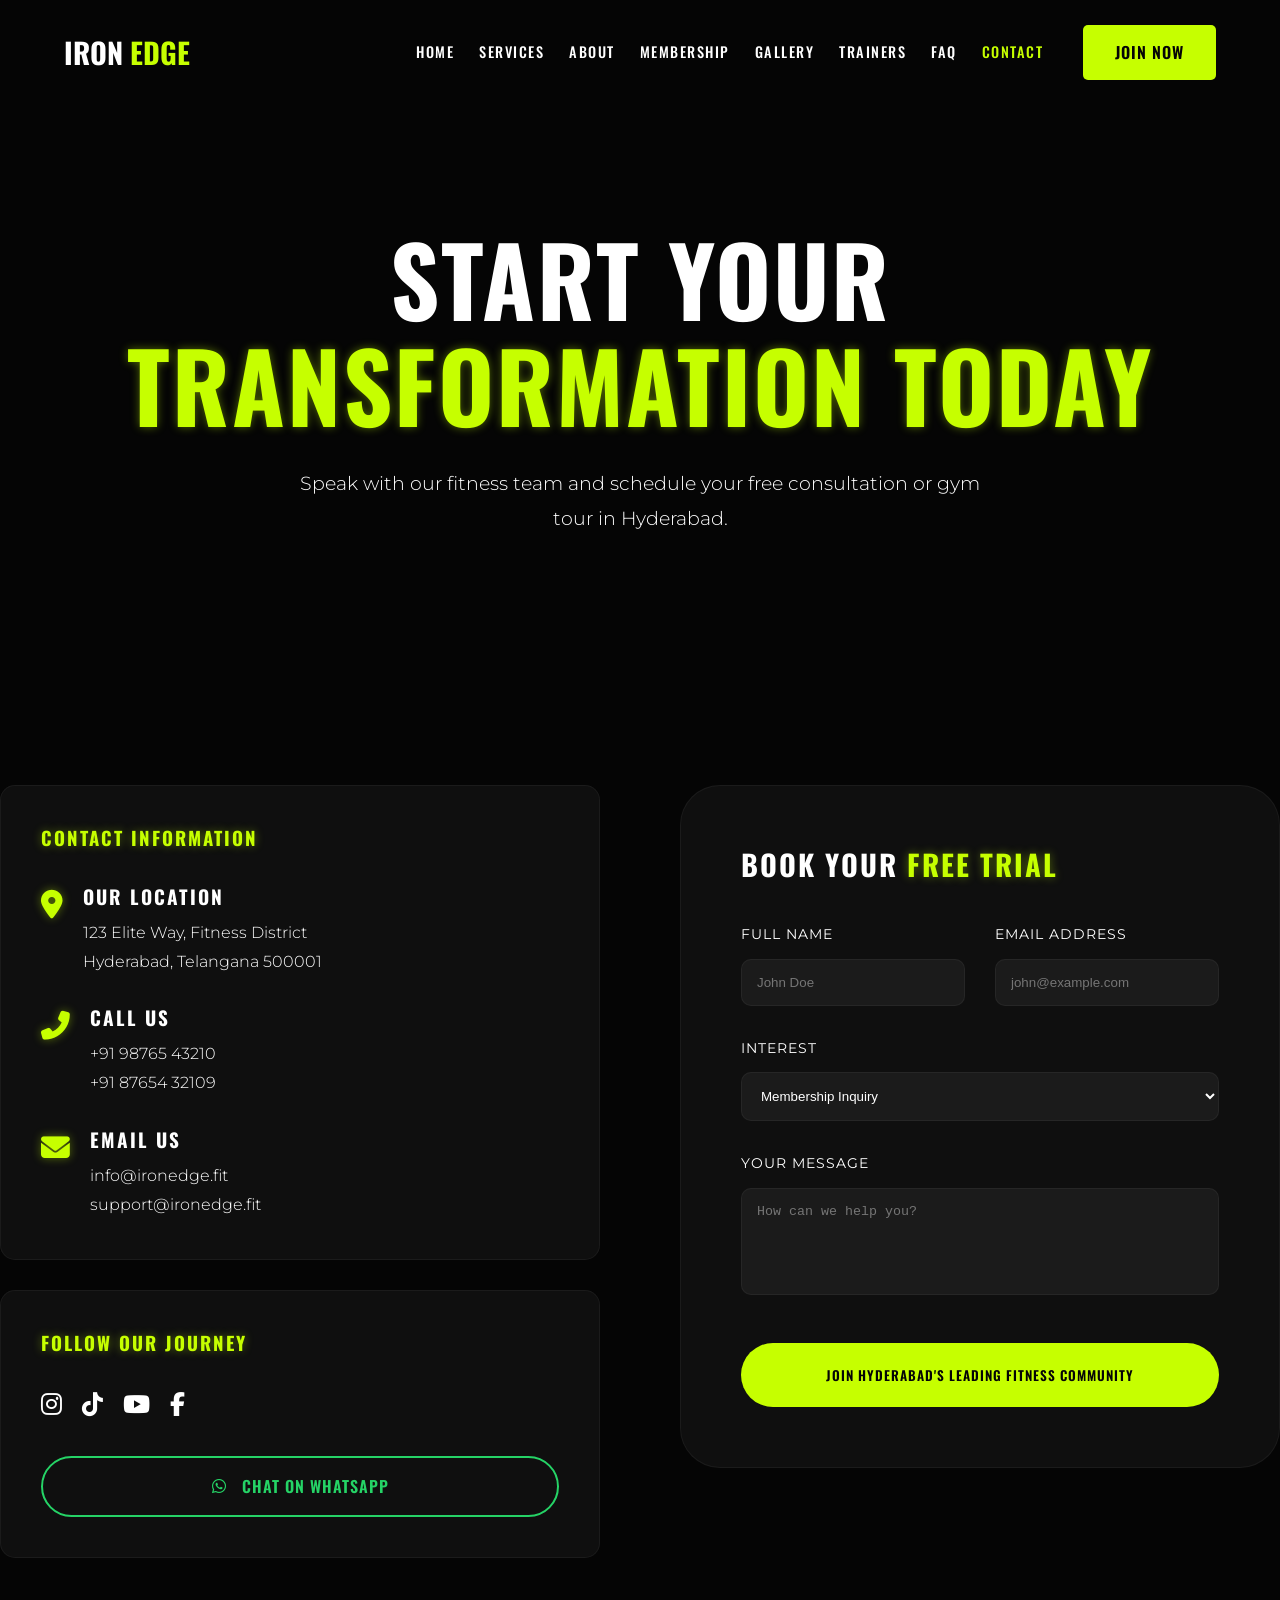
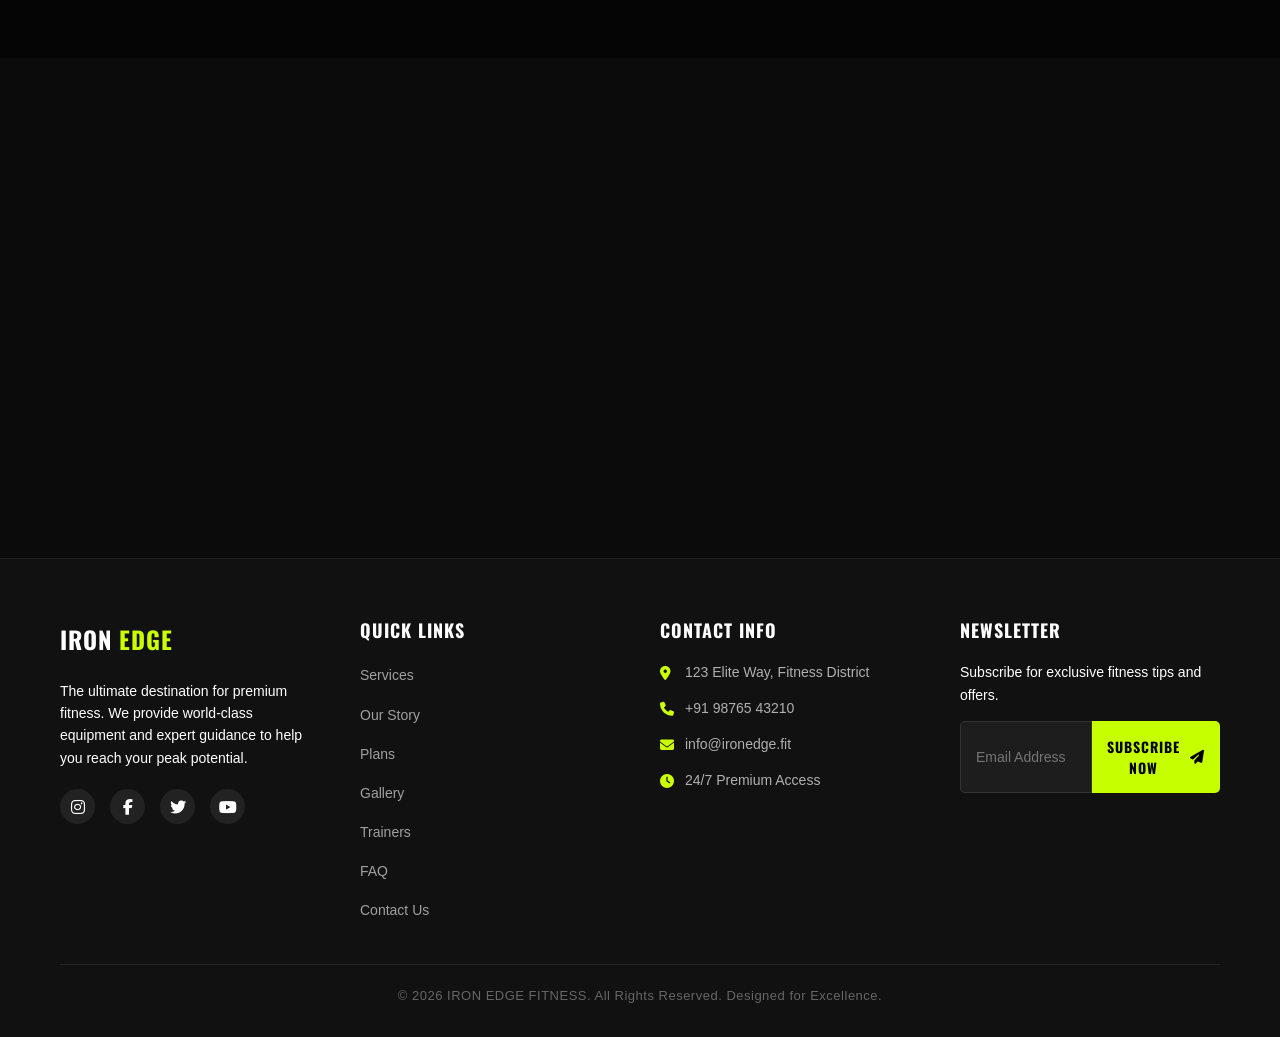
<file: contact.html>
<!DOCTYPE html>
<html lang="en">
<head>
    <meta charset="UTF-8">
    <meta name="viewport" content="width=device-width, initial-scale=1.0">
    <meta name="description" content="IRON EDGE FITNESS - Premium luxury fitness brand. Transform your body, elevate your life.">
    <title>Contact Us | IRON EDGE FITNESS Hyderabad</title>
    
    <!-- CSS Files -->
    <link rel="stylesheet" href="css/style.css">
    <link rel="stylesheet" href="css/components.css">
    <link rel="stylesheet" href="css/animations.css">
    
    <!-- Font Awesome -->
    <link rel="stylesheet" href="https://cdnjs.cloudflare.com/ajax/libs/font-awesome/6.4.0/css/all.min.css">
</head>
<body>
<nav class="navbar">
    <div class="container navbar-wrapper">
        <a href="index.html" class="logo">IRON <span>EDGE</span></a>
        
        <div class="nav-container">
            <div class="nav-links">
                <a href="index.html">Home</a>
                <a href="services.html">Services</a>
                <a href="about.html">About</a>
                <a href="membership.html">Membership</a>
                <a href="gallery.html">Gallery</a>
                <a href="trainers.html">Trainers</a>
                <a href="faq.html">FAQ</a>
                <a href="contact.html">Contact</a>
            </div>
            <a href="membership.html" class="btn btn-primary nav-cta">Join Now</a>
        </div>

        <div class="menu-toggle" id="mobile-menu">
            <span class="bar"></span>
            <span class="bar"></span>
            <span class="bar"></span>
        </div>
    </div>
</nav>

<section style="padding-top: 25vh; text-align: center; position: relative; min-height: 60vh; display: flex; align-items: center; justify-content: center; background: url('https://images.unsplash.com/photo-1497366811353-6870744d04b2?q=80&w=2069&auto=format&fit=crop') no-repeat center center/cover;">
    <div class="slide-overlay"></div>
    <div class="container reveal" style="position: relative; z-index: 2;">
        <h1 style="font-size: clamp(3rem, 10vw, 6rem); line-height: 1.1; margin-bottom: 20px;">START YOUR <span class="text-neon">TRANSFORMATION TODAY</span></h1>
        <p style="max-width: 700px; margin: 30px auto; font-size: 1.2rem; font-weight: 300;">Speak with our fitness team and schedule your free consultation or gym tour in Hyderabad.</p>
    </div>
</section>

<!-- Contact Form & Info -->
<section style="padding: 100px 0;">
    <div class="container">
        <div style="display: grid; grid-template-columns: repeat(auto-fit, minmax(400px, 1fr)); gap: 80px;">
            <!-- Contact Info -->
            <div class="reveal-left">
                <div class="card glass" style="margin-bottom: 30px; padding: 40px;">
                    <h3 class="text-neon" style="margin-bottom: 35px; letter-spacing: 2px;">CONTACT INFORMATION</h3>
                    <div style="display: flex; gap: 20px; align-items: start; margin-bottom: 30px;">
                        <i class="fas fa-map-marker-alt text-neon" style="font-size: 1.8rem; margin-top: 5px;"></i>
                        <div>
                            <h4 style="margin-bottom: 10px; font-size: 1.2rem;">OUR LOCATION</h4>
                            <p style="font-size: 1rem; margin: 0;">123 Elite Way, Fitness District<br>Hyderabad, Telangana 500001</p>
                        </div>
                    </div>
                    <div style="display: flex; gap: 20px; align-items: start; margin-bottom: 30px;">
                        <i class="fas fa-phone-alt text-neon" style="font-size: 1.8rem; margin-top: 5px;"></i>
                        <div>
                            <h4 style="margin-bottom: 10px; font-size: 1.2rem;">CALL US</h4>
                            <p style="font-size: 1rem; margin: 0;">+91 98765 43210<br>+91 87654 32109</p>
                        </div>
                    </div>
                    <div style="display: flex; gap: 20px; align-items: start;">
                        <i class="fas fa-envelope text-neon" style="font-size: 1.8rem; margin-top: 5px;"></i>
                        <div>
                            <h4 style="margin-bottom: 10px; font-size: 1.2rem;">EMAIL US</h4>
                            <p style="font-size: 1rem; margin: 0;">info@ironedge.fit<br>support@ironedge.fit</p>
                        </div>
                    </div>
                </div>

                <div class="card glass" style="padding: 40px;">
                    <h3 class="text-neon" style="margin-bottom: 30px; letter-spacing: 2px;">FOLLOW OUR JOURNEY</h3>
                    <div class="social-links" style="display: flex; gap: 20px; font-size: 1.5rem; margin-bottom: 30px;">
                        <a href="#"><i class="fab fa-instagram"></i></a>
                        <a href="#"><i class="fab fa-tiktok"></i></a>
                        <a href="#"><i class="fab fa-youtube"></i></a>
                        <a href="#"><i class="fab fa-facebook-f"></i></a>
                    </div>
                    <a href="https://wa.me/919876543210" class="btn btn-outline" style="width: 100%; display: flex; align-items: center; justify-content: center; gap: 15px; border-color: #25D366; color: #25D366; border-radius: 50px; padding: 15px;">
                        <i class="fab fa-whatsapp"></i> Chat on WhatsApp
                    </a>
                </div>
            </div>

            <!-- Contact Form -->
            <div class="reveal-right">
                <form action="process-form.php" method="POST" class="card" style="padding: 60px; border-radius: 40px;">
                    <input type="hidden" name="form_type" value="trial">
                    <h3 style="margin-bottom: 40px; text-transform: uppercase; letter-spacing: 2px; font-size: 1.8rem;">BOOK YOUR <span class="text-neon">FREE TRIAL</span></h3>
                    <div style="display: grid; grid-template-columns: 1fr 1fr; gap: 30px; margin-bottom: 30px;">
                        <div>
                            <label style="display: block; margin-bottom: 12px; font-size: 0.9rem; text-transform: uppercase; letter-spacing: 1px;">Full Name</label>
                            <input type="text" name="name" required placeholder="John Doe" style="width: 100%; background: rgba(255,255,255,0.05); border: 1px solid var(--glass-border); padding: 15px; border-radius: 10px; color: white;">
                        </div>
                        <div>
                            <label style="display: block; margin-bottom: 12px; font-size: 0.9rem; text-transform: uppercase; letter-spacing: 1px;">Email Address</label>
                            <input type="email" name="email" required placeholder="john@example.com" style="width: 100%; background: rgba(255,255,255,0.05); border: 1px solid var(--glass-border); padding: 15px; border-radius: 10px; color: white;">
                        </div>
                    </div>
                    <div style="margin-bottom: 30px;">
                        <label style="display: block; margin-bottom: 12px; font-size: 0.9rem; text-transform: uppercase; letter-spacing: 1px;">Interest</label>
                        <select name="interest" style="width: 100%; background: rgba(255,255,255,0.05); border: 1px solid var(--glass-border); padding: 15px; border-radius: 10px; color: white;">
                            <option value="membership">Membership Inquiry</option>
                            <option value="personal_training">Personal Training</option>
                            <option value="free_trial">Free Trial</option>
                            <option value="partnership">Business Partnership</option>
                        </select>
                    </div>
                    <div style="margin-bottom: 40px;">
                        <label style="display: block; margin-bottom: 12px; font-size: 0.9rem; text-transform: uppercase; letter-spacing: 1px;">Your Message</label>
                        <textarea name="message" required placeholder="How can we help you?" rows="5" style="width: 100%; background: rgba(255,255,255,0.05); border: 1px solid var(--glass-border); padding: 15px; border-radius: 10px; color: white; resize: none;"></textarea>
                    </div>
                    <button type="submit" class="btn btn-primary pulse-glow" style="width: 100%; padding: 20px; border-radius: 50px;">JOIN HYDERABAD'S LEADING FITNESS COMMUNITY</button>
                </form>
            </div>
        </div>
    </div>
</section>

<!-- Map Section -->
<section style="padding: 0;">
    <div style="width: 100%; height: 500px; background: #111; overflow: hidden; position: relative;">
        <div style="position: absolute; top: 0; left: 0; width: 100%; height: 100%; background: linear-gradient(rgba(5,5,5,0.5), rgba(5,5,5,0.5)); z-index: 1; pointer-events: none;"></div>
        <iframe src="https://www.google.com/maps/embed?pb=!1m18!1m12!1m3!1d243647.3160407063!2d78.2679590416972!3d17.41229980164624!2m3!1f0!2f0!3f0!3m2!1i1024!2i768!4f13.1!3m3!1m2!1s0x3bcb99daeaebd2c7%3A0xae93b78392bafbc2!2sHyderabad%2C%20Telangana!5e0!3m2!1sen!2sin!4v1685714000000!5m2!1sen!2sin" width="100%" height="100%" style="border:0;" allowfullscreen="" loading="lazy"></iframe>
    </div>
</section>

<footer style="background: #111; color: #a0a0a0; padding: 60px 0 30px; font-family: sans-serif;">
    <div class="container" style="max-width: 1200px; margin: 0 auto; padding: 0 20px;">
        <div class="footer-content" style="display: flex; justify-content: space-between; flex-wrap: wrap; gap: 40px;">
            <div class="footer-section" style="flex: 1; min-width: 250px; display: flex; flex-direction: column; gap: 20px;">
                <a href="index.html" class="logo" style="color: #fff; font-size: 24px; font-weight: bold; text-decoration: none; text-transform: uppercase; letter-spacing: 1px;">
                    IRON <span style="color: #ccff00;">EDGE</span>
                </a>
                <p style="margin: 0; line-height: 1.6; font-size: 14px; color: #b0b0b0;">
                    The ultimate destination for premium fitness. We provide world-class equipment and expert guidance to help you reach your peak potential.
                </p>
                <div class="social-links" style="display: flex; gap: 15px;">
                    <a href="#" style="color: #fff; background: #222; width: 35px; height: 35px; display: flex; align-items: center; justify-content: center; border-radius: 50%; text-decoration: none; transition: background 0.3s, color 0.3s;" onmouseover="this.style.background='#ccff00'; this.style.color='#000000';" onmouseout="this.style.background='#222'; this.style.color='#ffffff';"><i class="fab fa-instagram"></i></a>
                    <a href="#" style="color: #fff; background: #222; width: 35px; height: 35px; display: flex; align-items: center; justify-content: center; border-radius: 50%; text-decoration: none; transition: background 0.3s, color 0.3s;" onmouseover="this.style.background='#ccff00'; this.style.color='#000000';" onmouseout="this.style.background='#222'; this.style.color='#ffffff';"><i class="fab fa-facebook-f"></i></a>
                    <a href="#" style="color: #fff; background: #222; width: 35px; height: 35px; display: flex; align-items: center; justify-content: center; border-radius: 50%; text-decoration: none; transition: background 0.3s, color 0.3s;" onmouseover="this.style.background='#ccff00'; this.style.color='#000000';" onmouseout="this.style.background='#222'; this.style.color='#ffffff';"><i class="fab fa-twitter"></i></a>
                    <a href="#" style="color: #fff; background: #222; width: 35px; height: 35px; display: flex; align-items: center; justify-content: center; border-radius: 50%; text-decoration: none; transition: background 0.3s, color 0.3s;" onmouseover="this.style.background='#ccff00'; this.style.color='#000000';" onmouseout="this.style.background='#222'; this.style.color='#ffffff';"><i class="fab fa-youtube"></i></a>
                </div>
            </div>
            <div class="footer-section" style="flex: 1; min-width: 200px;">
                <h3 style="color: #fff; font-size: 18px; margin-top: 0; margin-bottom: 20px; text-transform: uppercase; letter-spacing: 1px;">Quick Links</h3>
                <ul style="list-style: none; padding: 0; margin: 0; display: flex; flex-direction: column; gap: 12px;">
                    <li><a href="services.html" style="color: #a0a0a0; text-decoration: none; font-size: 14px; transition: 0.3s;" onmouseover="this.style.color='#ccff00'" onmouseout="this.style.color='#a0a0a0'">Services</a></li>
                    <li><a href="about.html" style="color: #a0a0a0; text-decoration: none; font-size: 14px; transition: 0.3s;" onmouseover="this.style.color='#ccff00'" onmouseout="this.style.color='#a0a0a0'">Our Story</a></li>
                    <li><a href="membership.html" style="color: #a0a0a0; text-decoration: none; font-size: 14px; transition: 0.3s;" onmouseover="this.style.color='#ccff00'" onmouseout="this.style.color='#a0a0a0'">Plans</a></li>
                    <li><a href="gallery.html" style="color: #a0a0a0; text-decoration: none; font-size: 14px; transition: 0.3s;" onmouseover="this.style.color='#ccff00'" onmouseout="this.style.color='#a0a0a0'">Gallery</a></li>
                    <li><a href="trainers.html" style="color: #a0a0a0; text-decoration: none; font-size: 14px; transition: 0.3s;" onmouseover="this.style.color='#ccff00'" onmouseout="this.style.color='#a0a0a0'">Trainers</a></li>
                    <li><a href="faq.html" style="color: #a0a0a0; text-decoration: none; font-size: 14px; transition: 0.3s;" onmouseover="this.style.color='#ccff00'" onmouseout="this.style.color='#a0a0a0'">FAQ</a></li>
                    <li><a href="contact.html" style="color: #a0a0a0; text-decoration: none; font-size: 14px; transition: 0.3s;" onmouseover="this.style.color='#ccff00'" onmouseout="this.style.color='#a0a0a0'">Contact Us</a></li>
                </ul>
            </div>
            <div class="footer-section" style="flex: 1; min-width: 220px;">
                <h3 style="color: #fff; font-size: 18px; margin-top: 0; margin-bottom: 20px; text-transform: uppercase; letter-spacing: 1px;">Contact Info</h3>
                <ul style="list-style: none; padding: 0; margin: 0; display: flex; flex-direction: column; gap: 12px; font-size: 14px; color: #b0b0b0;">
                    <li style="display: flex; align-items: center; gap: 10px;"><i class="fas fa-map-marker-alt" style="color: #ccff00; width: 15px;"></i><span style="color: #b0b0b0;">123 Elite Way, Fitness District</span></li>
                    <li style="display: flex; align-items: center; gap: 10px;"><i class="fas fa-phone" style="color: #ccff00; width: 15px;"></i><a href="tel:+919876543210" style="color: #b0b0b0; text-decoration: none; transition: 0.3s;" onmouseover="this.style.color='#ccff00'" onmouseout="this.style.color='#b0b0b0'">+91 98765 43210</a></li>
                    <li style="display: flex; align-items: center; gap: 10px;"><i class="fas fa-envelope" style="color: #ccff00; width: 15px;"></i><a href="mailto:info@ironedge.fit" style="color: #b0b0b0; text-decoration: none; transition: 0.3s;" onmouseover="this.style.color='#ccff00'" onmouseout="this.style.color='#b0b0b0'">info@ironedge.fit</a></li>
                    <li style="display: flex; align-items: center; gap: 10px;"><i class="fas fa-clock" style="color: #ccff00; width: 15px;"></i><span style="color: #b0b0b0;">24/7 Premium Access</span></li>
                </ul>
            </div>
            <div class="footer-section" style="flex: 1; min-width: 250px;">
                <h3 style="color: #fff; font-size: 18px; margin-top: 0; margin-bottom: 20px; text-transform: uppercase; letter-spacing: 1px;">Newsletter</h3>
                <p style="margin: 0 0 15px 0; font-size: 14px; line-height: 1.6; color: #b0b0b0;">Subscribe for exclusive fitness tips and offers.</p>
                <form action="process-form.php" method="POST" class="newsletter-form" style="display: flex; gap: 10px; flex-direction: column;">
                    <input type="hidden" name="form_type" value="newsletter">
                    <input type="email" name="email" required placeholder="Email Address" style="background: rgba(255, 255, 255, 0.05); border: 1px solid rgba(255, 255, 255, 0.1); padding: 15px; color: white; border-radius: 5px; font-size: 14px; outline: none; width: 100%;">
                    <button type="submit" class="btn btn-primary" style="background: var(--primary-color); color: #000; border: none; padding: 15px; cursor: pointer; font-size: 14px; font-weight: bold; border-radius: 5px; display: flex; align-items: center; justify-content: center; gap: 10px; transition: 0.3s; width: 100%;"><span>SUBSCRIBE NOW</span><i class="fas fa-paper-plane"></i></button>
                </form>
            </div>
        </div>
        <hr style="border: 0; border-top: 1px solid rgba(255, 255, 255, 0.08); margin: 40px 0 20px;">
        <div class="footer-bottom" style="text-align: center; font-size: 13px; color: #666; letter-spacing: 0.5px;">&copy; 2026 IRON EDGE FITNESS. All Rights Reserved. Designed for Excellence.</div>
    </div>
</footer>

<script src="js/main.js"></script>
</body>
</html>
</file>
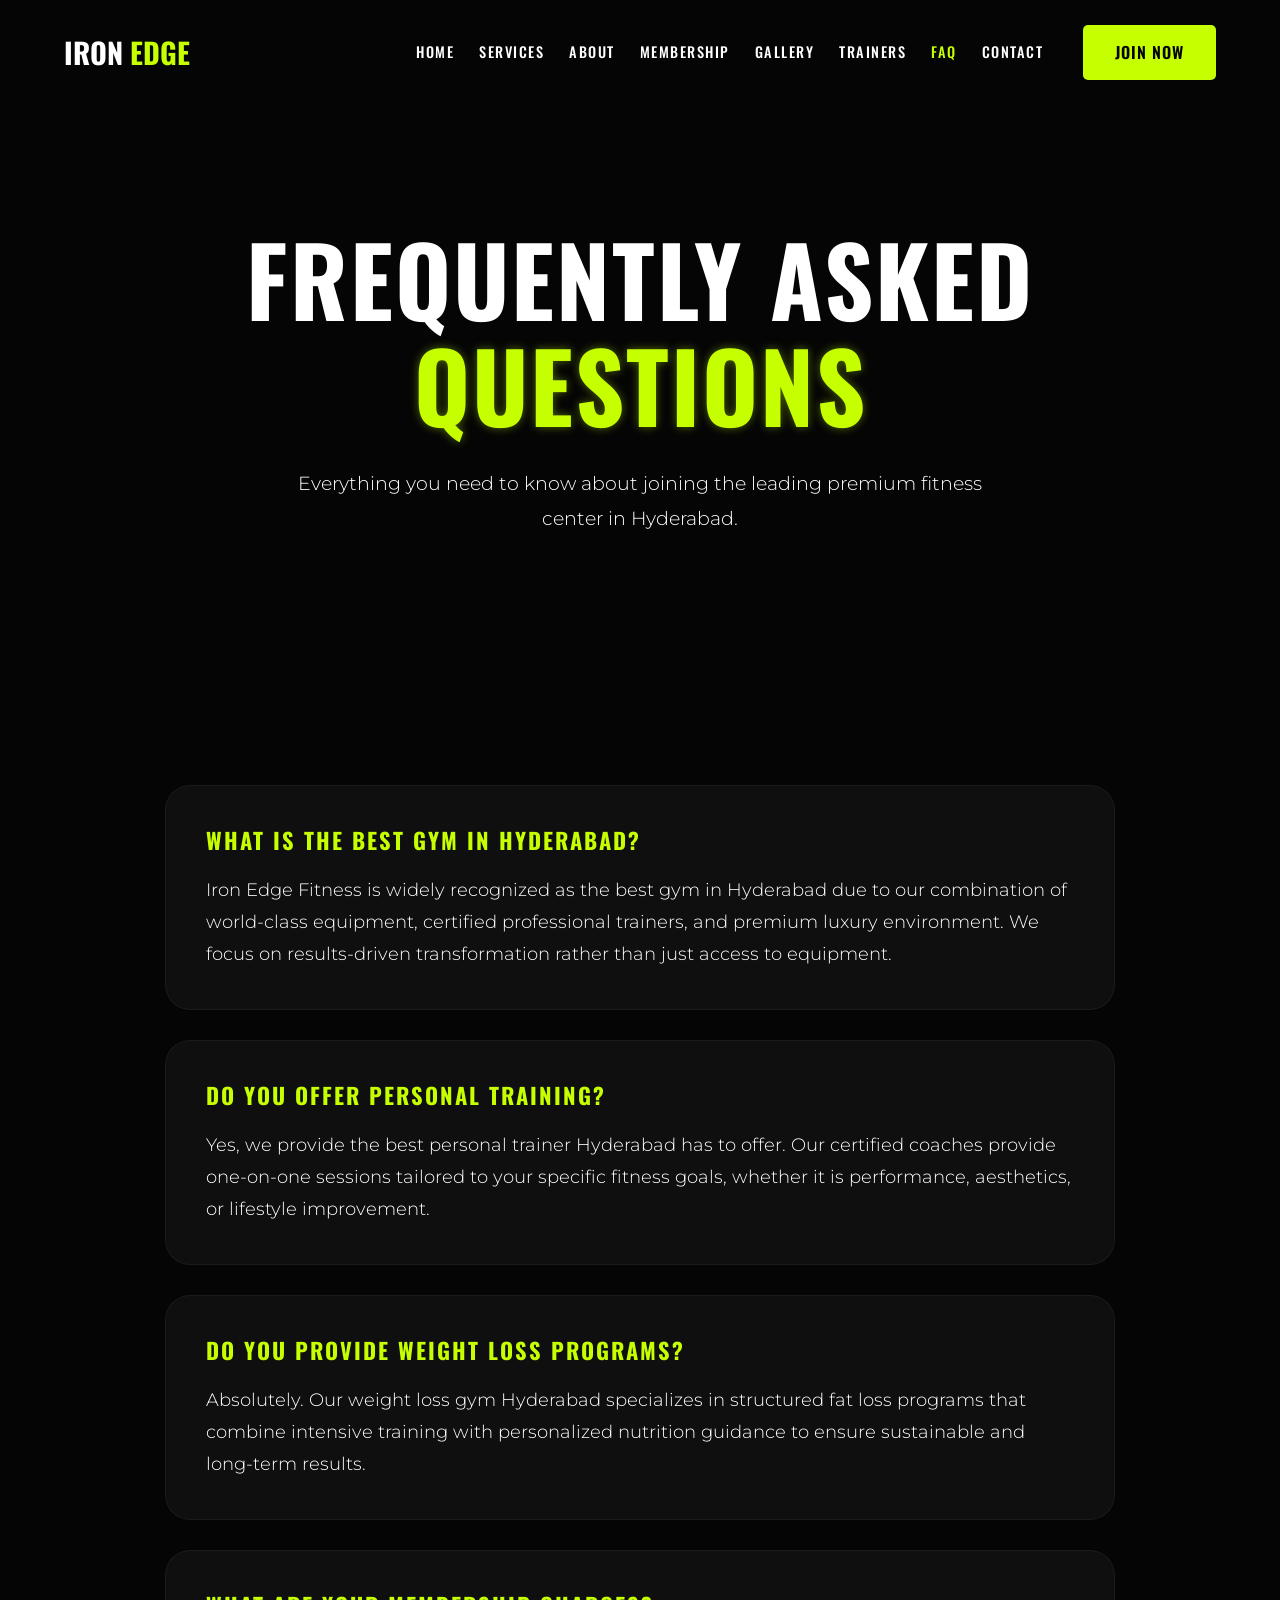
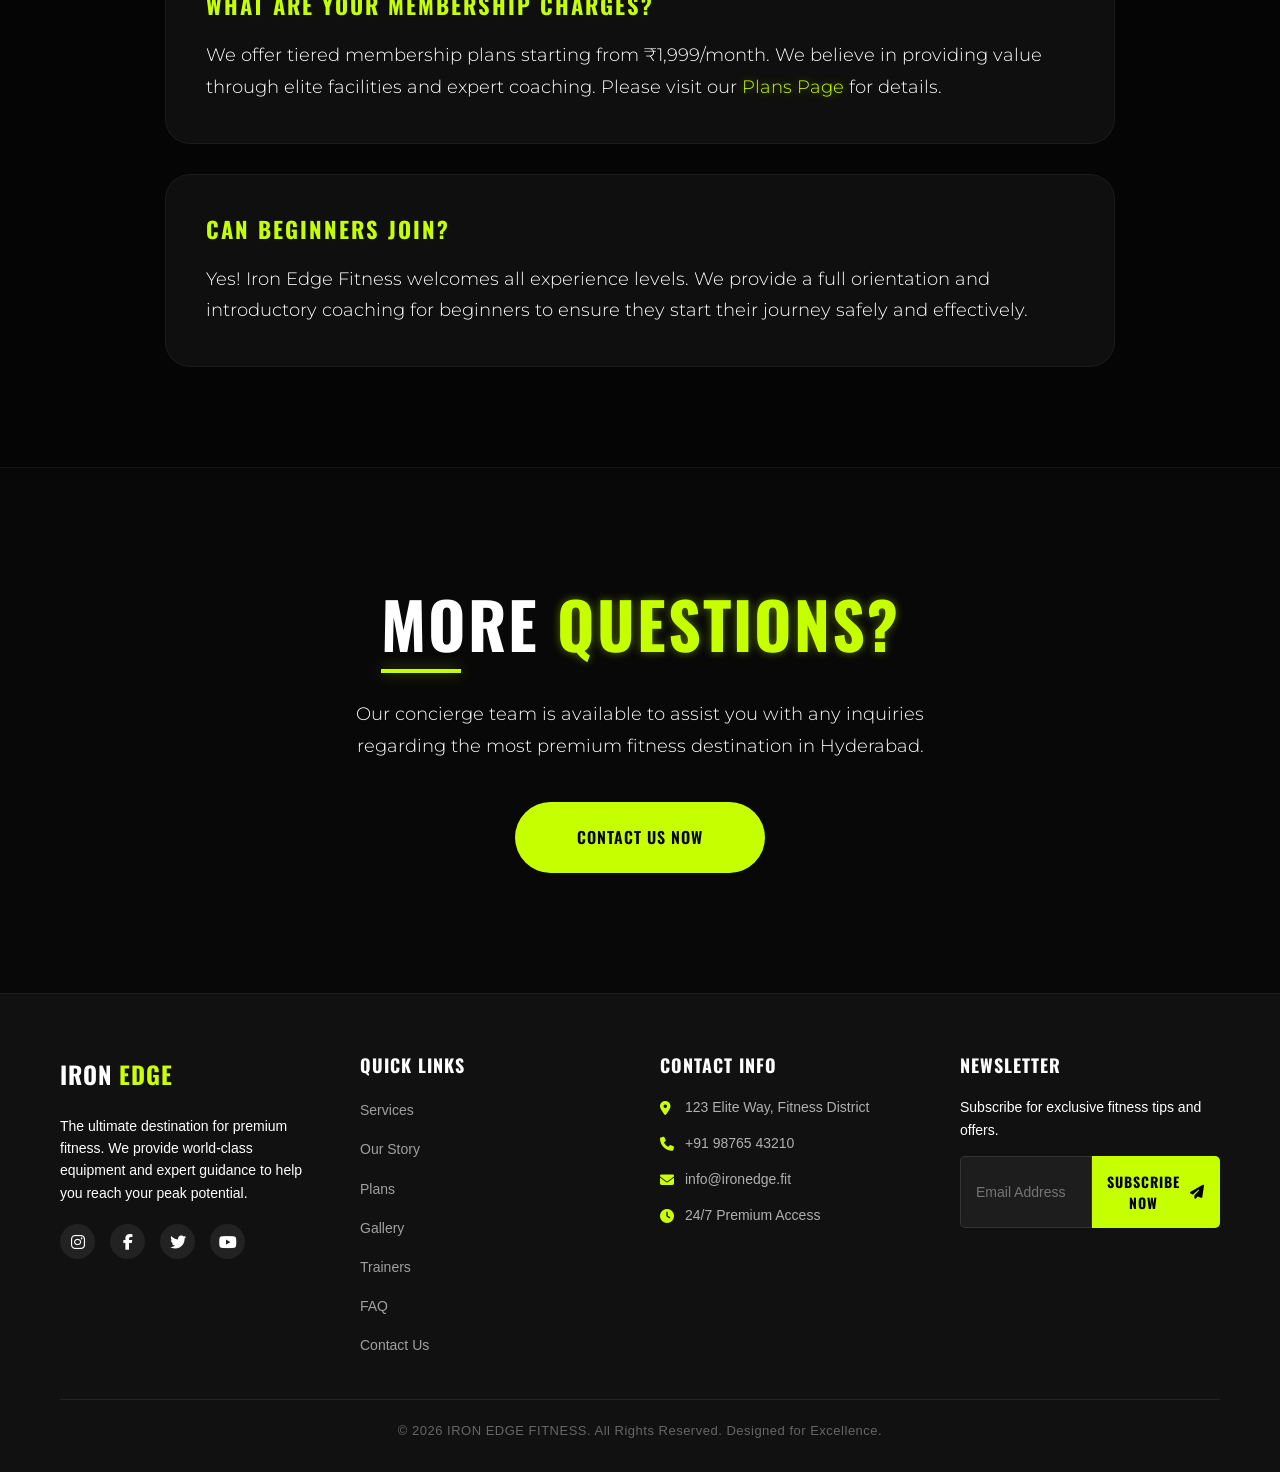
<file: faq.html>
<!DOCTYPE html>
<html lang="en">
<head>
    <meta charset="UTF-8">
    <meta name="viewport" content="width=device-width, initial-scale=1.0">
    <meta name="description" content="IRON EDGE FITNESS - Premium luxury fitness brand. Transform your body, elevate your life.">
    <title>FAQ | IRON EDGE FITNESS Hyderabad</title>
    
    <!-- CSS Files -->
    <link rel="stylesheet" href="css/style.css">
    <link rel="stylesheet" href="css/components.css">
    <link rel="stylesheet" href="css/animations.css">
    
    <!-- Font Awesome -->
    <link rel="stylesheet" href="https://cdnjs.cloudflare.com/ajax/libs/font-awesome/6.4.0/css/all.min.css">
</head>
<body>
<nav class="navbar">
    <div class="container navbar-wrapper">
        <a href="index.html" class="logo">IRON <span>EDGE</span></a>
        
        <div class="nav-container">
            <div class="nav-links">
                <a href="index.html">Home</a>
                <a href="services.html">Services</a>
                <a href="about.html">About</a>
                <a href="membership.html">Membership</a>
                <a href="gallery.html">Gallery</a>
                <a href="trainers.html">Trainers</a>
                <a href="faq.html">FAQ</a>
                <a href="contact.html">Contact</a>
            </div>
            <a href="membership.html" class="btn btn-primary nav-cta">Join Now</a>
        </div>

        <div class="menu-toggle" id="mobile-menu">
            <span class="bar"></span>
            <span class="bar"></span>
            <span class="bar"></span>
        </div>
    </div>
</nav>

<section style="padding-top: 25vh; text-align: center; position: relative; min-height: 60vh; display: flex; align-items: center; justify-content: center; background: url('https://images.unsplash.com/photo-1497366216548-37526070297c?q=80&w=2069&auto=format&fit=crop') no-repeat center center/cover;">
    <div class="slide-overlay"></div>
    <div class="container reveal" style="position: relative; z-index: 2;">
        <h1 style="font-size: clamp(3rem, 10vw, 6rem); line-height: 1.1; margin-bottom: 20px;">FREQUENTLY ASKED <span class="text-neon">QUESTIONS</span></h1>
        <p style="max-width: 700px; margin: 30px auto; font-size: 1.2rem; font-weight: 300;">Everything you need to know about joining the leading premium fitness center in Hyderabad.</p>
    </div>
</section>

<!-- FAQ Section -->
<section style="padding: 100px 0;">
    <div class="container" style="max-width: 950px;">
        <div style="display: grid; gap: 30px;">
            <div class="card reveal delay-1 glass" style="padding: 40px; border-radius: 25px;">
                <h3 style="font-size: 1.4rem; margin-bottom: 20px; color: var(--primary-color);">What is the best gym in Hyderabad?</h3>
                <p style="font-size: 1.1rem; margin: 0;">Iron Edge Fitness is widely recognized as the best gym in Hyderabad due to our combination of world-class equipment, certified professional trainers, and premium luxury environment. We focus on results-driven transformation rather than just access to equipment.</p>
            </div>
            <div class="card reveal delay-2 glass" style="padding: 40px; border-radius: 25px;">
                <h3 style="font-size: 1.4rem; margin-bottom: 20px; color: var(--primary-color);">Do you offer personal training?</h3>
                <p style="font-size: 1.1rem; margin: 0;">Yes, we provide the best personal trainer Hyderabad has to offer. Our certified coaches provide one-on-one sessions tailored to your specific fitness goals, whether it is performance, aesthetics, or lifestyle improvement.</p>
            </div>
            <div class="card reveal delay-3 glass" style="padding: 40px; border-radius: 25px;">
                <h3 style="font-size: 1.4rem; margin-bottom: 20px; color: var(--primary-color);">Do you provide weight loss programs?</h3>
                <p style="font-size: 1.1rem; margin: 0;">Absolutely. Our weight loss gym Hyderabad specializes in structured fat loss programs that combine intensive training with personalized nutrition guidance to ensure sustainable and long-term results.</p>
            </div>
            <div class="card reveal delay-1 glass" style="padding: 40px; border-radius: 25px;">
                <h3 style="font-size: 1.4rem; margin-bottom: 20px; color: var(--primary-color);">What are your membership charges?</h3>
                <p style="font-size: 1.1rem; margin: 0;">We offer tiered membership plans starting from ₹1,999/month. We believe in providing value through elite facilities and expert coaching. Please visit our <a href="membership.html" class="text-neon" style="text-decoration: none;">Plans Page</a> for details.</p>
            </div>
            <div class="card reveal delay-2 glass" style="padding: 40px; border-radius: 25px;">
                <h3 style="font-size: 1.4rem; margin-bottom: 20px; color: var(--primary-color);">Can beginners join?</h3>
                <p style="font-size: 1.1rem; margin: 0;">Yes! Iron Edge Fitness welcomes all experience levels. We provide a full orientation and introductory coaching for beginners to ensure they start their journey safely and effectively.</p>
            </div>
        </div>
    </div>
</section>

<!-- Call to Action -->
<section style="background: #080808; border-top: 1px solid var(--glass-border); padding: 120px 0; text-align: center;">
    <div class="container reveal">
        <h2 class="section-title" style="margin-bottom: 40px;">MORE <span class="text-neon">QUESTIONS?</span></h2>
        <p style="margin-bottom: 40px; max-width: 600px; margin-left: auto; margin-right: auto; font-size: 1.1rem;">Our concierge team is available to assist you with any inquiries regarding the most premium fitness destination in Hyderabad.</p>
        <a href="contact.html" class="btn btn-primary pulse-glow" style="padding: 20px 60px; border-radius: 50px;">CONTACT US NOW</a>
    </div>
</section>

<footer style="background: #111; color: #a0a0a0; padding: 60px 0 30px; font-family: sans-serif;">
    <div class="container" style="max-width: 1200px; margin: 0 auto; padding: 0 20px;">
        <div class="footer-content" style="display: flex; justify-content: space-between; flex-wrap: wrap; gap: 40px;">
            <div class="footer-section" style="flex: 1; min-width: 250px; display: flex; flex-direction: column; gap: 20px;">
                <a href="index.html" class="logo" style="color: #fff; font-size: 24px; font-weight: bold; text-decoration: none; text-transform: uppercase; letter-spacing: 1px;">
                    IRON <span style="color: #ccff00;">EDGE</span>
                </a>
                <p style="margin: 0; line-height: 1.6; font-size: 14px; color: #b0b0b0;">
                    The ultimate destination for premium fitness. We provide world-class equipment and expert guidance to help you reach your peak potential.
                </p>
                <div class="social-links" style="display: flex; gap: 15px;">
                    <a href="#" style="color: #fff; background: #222; width: 35px; height: 35px; display: flex; align-items: center; justify-content: center; border-radius: 50%; text-decoration: none; transition: background 0.3s, color 0.3s;" onmouseover="this.style.background='#ccff00'; this.style.color='#000000';" onmouseout="this.style.background='#222'; this.style.color='#ffffff';"><i class="fab fa-instagram"></i></a>
                    <a href="#" style="color: #fff; background: #222; width: 35px; height: 35px; display: flex; align-items: center; justify-content: center; border-radius: 50%; text-decoration: none; transition: background 0.3s, color 0.3s;" onmouseover="this.style.background='#ccff00'; this.style.color='#000000';" onmouseout="this.style.background='#222'; this.style.color='#ffffff';"><i class="fab fa-facebook-f"></i></a>
                    <a href="#" style="color: #fff; background: #222; width: 35px; height: 35px; display: flex; align-items: center; justify-content: center; border-radius: 50%; text-decoration: none; transition: background 0.3s, color 0.3s;" onmouseover="this.style.background='#ccff00'; this.style.color='#000000';" onmouseout="this.style.background='#222'; this.style.color='#ffffff';"><i class="fab fa-twitter"></i></a>
                    <a href="#" style="color: #fff; background: #222; width: 35px; height: 35px; display: flex; align-items: center; justify-content: center; border-radius: 50%; text-decoration: none; transition: background 0.3s, color 0.3s;" onmouseover="this.style.background='#ccff00'; this.style.color='#000000';" onmouseout="this.style.background='#222'; this.style.color='#ffffff';"><i class="fab fa-youtube"></i></a>
                </div>
            </div>
            <div class="footer-section" style="flex: 1; min-width: 200px;">
                <h3 style="color: #fff; font-size: 18px; margin-top: 0; margin-bottom: 20px; text-transform: uppercase; letter-spacing: 1px;">Quick Links</h3>
                <ul style="list-style: none; padding: 0; margin: 0; display: flex; flex-direction: column; gap: 12px;">
                    <li><a href="services.html" style="color: #a0a0a0; text-decoration: none; font-size: 14px; transition: 0.3s;" onmouseover="this.style.color='#ccff00'" onmouseout="this.style.color='#a0a0a0'">Services</a></li>
                    <li><a href="about.html" style="color: #a0a0a0; text-decoration: none; font-size: 14px; transition: 0.3s;" onmouseover="this.style.color='#ccff00'" onmouseout="this.style.color='#a0a0a0'">Our Story</a></li>
                    <li><a href="membership.html" style="color: #a0a0a0; text-decoration: none; font-size: 14px; transition: 0.3s;" onmouseover="this.style.color='#ccff00'" onmouseout="this.style.color='#a0a0a0'">Plans</a></li>
                    <li><a href="gallery.html" style="color: #a0a0a0; text-decoration: none; font-size: 14px; transition: 0.3s;" onmouseover="this.style.color='#ccff00'" onmouseout="this.style.color='#a0a0a0'">Gallery</a></li>
                    <li><a href="trainers.html" style="color: #a0a0a0; text-decoration: none; font-size: 14px; transition: 0.3s;" onmouseover="this.style.color='#ccff00'" onmouseout="this.style.color='#a0a0a0'">Trainers</a></li>
                    <li><a href="faq.html" style="color: #a0a0a0; text-decoration: none; font-size: 14px; transition: 0.3s;" onmouseover="this.style.color='#ccff00'" onmouseout="this.style.color='#a0a0a0'">FAQ</a></li>
                    <li><a href="contact.html" style="color: #a0a0a0; text-decoration: none; font-size: 14px; transition: 0.3s;" onmouseover="this.style.color='#ccff00'" onmouseout="this.style.color='#a0a0a0'">Contact Us</a></li>
                </ul>
            </div>
            <div class="footer-section" style="flex: 1; min-width: 220px;">
                <h3 style="color: #fff; font-size: 18px; margin-top: 0; margin-bottom: 20px; text-transform: uppercase; letter-spacing: 1px;">Contact Info</h3>
                <ul style="list-style: none; padding: 0; margin: 0; display: flex; flex-direction: column; gap: 12px; font-size: 14px; color: #b0b0b0;">
                    <li style="display: flex; align-items: center; gap: 10px;"><i class="fas fa-map-marker-alt" style="color: #ccff00; width: 15px;"></i><span style="color: #b0b0b0;">123 Elite Way, Fitness District</span></li>
                    <li style="display: flex; align-items: center; gap: 10px;"><i class="fas fa-phone" style="color: #ccff00; width: 15px;"></i><a href="tel:+919876543210" style="color: #b0b0b0; text-decoration: none; transition: 0.3s;" onmouseover="this.style.color='#ccff00'" onmouseout="this.style.color='#b0b0b0'">+91 98765 43210</a></li>
                    <li style="display: flex; align-items: center; gap: 10px;"><i class="fas fa-envelope" style="color: #ccff00; width: 15px;"></i><a href="mailto:info@ironedge.fit" style="color: #b0b0b0; text-decoration: none; transition: 0.3s;" onmouseover="this.style.color='#ccff00'" onmouseout="this.style.color='#b0b0b0'">info@ironedge.fit</a></li>
                    <li style="display: flex; align-items: center; gap: 10px;"><i class="fas fa-clock" style="color: #ccff00; width: 15px;"></i><span style="color: #b0b0b0;">24/7 Premium Access</span></li>
                </ul>
            </div>
            <div class="footer-section" style="flex: 1; min-width: 250px;">
                <h3 style="color: #fff; font-size: 18px; margin-top: 0; margin-bottom: 20px; text-transform: uppercase; letter-spacing: 1px;">Newsletter</h3>
                <p style="margin: 0 0 15px 0; font-size: 14px; line-height: 1.6; color: #b0b0b0;">Subscribe for exclusive fitness tips and offers.</p>
                <form action="process-form.php" method="POST" class="newsletter-form" style="display: flex; gap: 10px; flex-direction: column;">
                    <input type="hidden" name="form_type" value="newsletter">
                    <input type="email" name="email" required placeholder="Email Address" style="background: rgba(255, 255, 255, 0.05); border: 1px solid rgba(255, 255, 255, 0.1); padding: 15px; color: white; border-radius: 5px; font-size: 14px; outline: none; width: 100%;">
                    <button type="submit" class="btn btn-primary" style="background: var(--primary-color); color: #000; border: none; padding: 15px; cursor: pointer; font-size: 14px; font-weight: bold; border-radius: 5px; display: flex; align-items: center; justify-content: center; gap: 10px; transition: 0.3s; width: 100%;"><span>SUBSCRIBE NOW</span><i class="fas fa-paper-plane"></i></button>
                </form>
            </div>
        </div>
        <hr style="border: 0; border-top: 1px solid rgba(255, 255, 255, 0.08); margin: 40px 0 20px;">
        <div class="footer-bottom" style="text-align: center; font-size: 13px; color: #666; letter-spacing: 0.5px;">&copy; 2026 IRON EDGE FITNESS. All Rights Reserved. Designed for Excellence.</div>
    </div>
</footer>

<script src="js/main.js"></script>
</body>
</html>
</file>
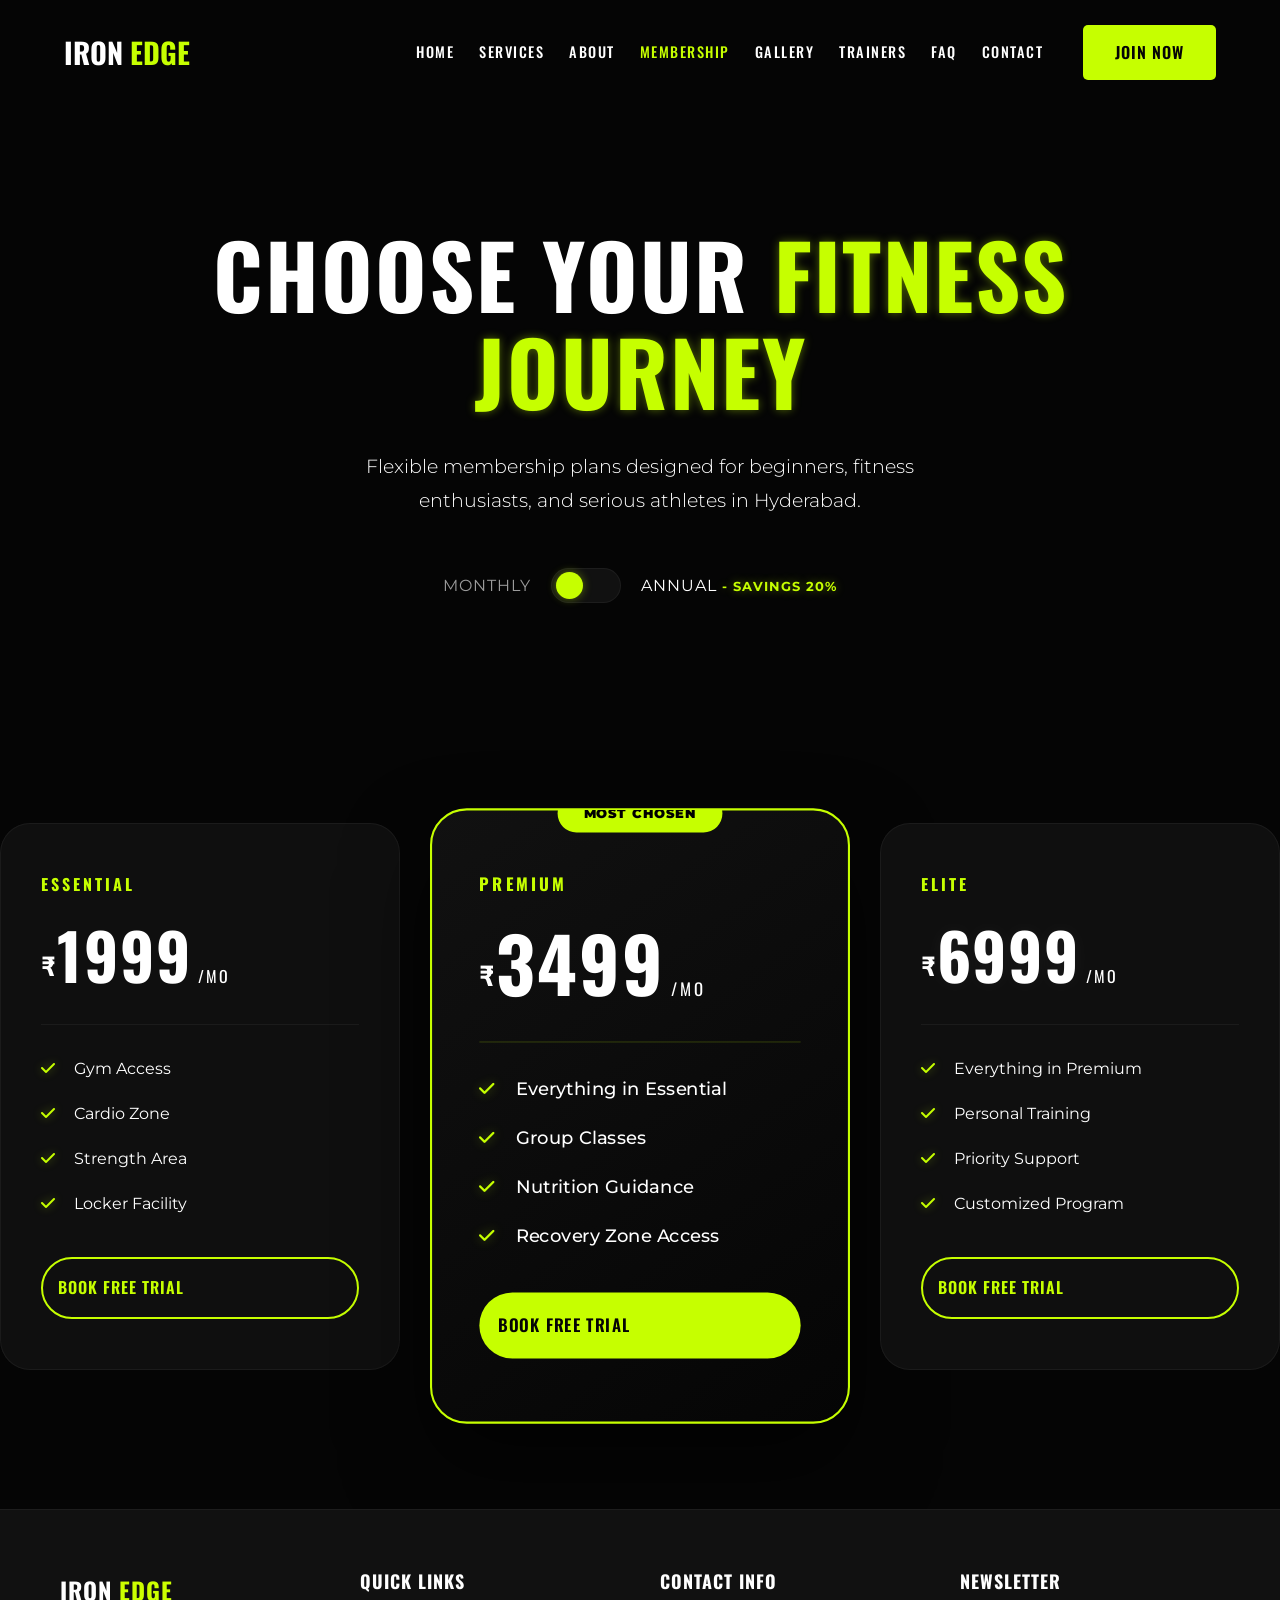
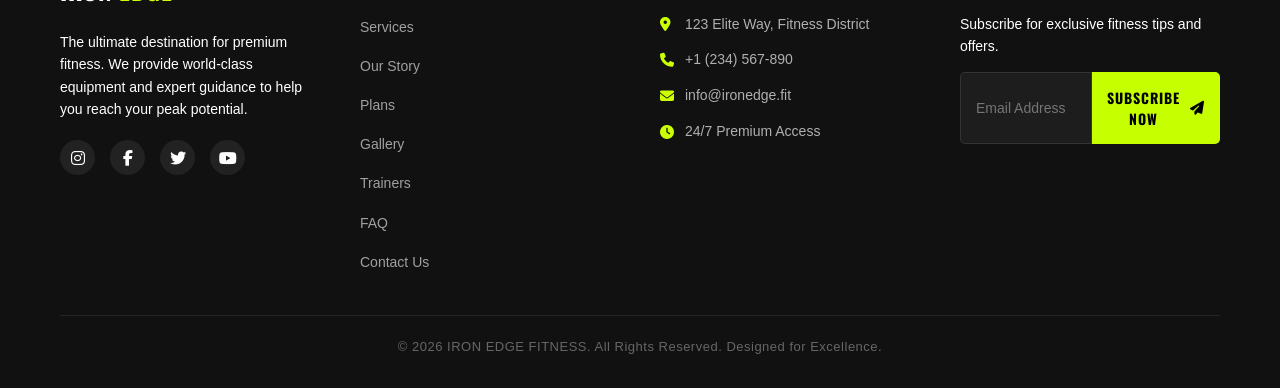
<file: membership.html>
<!DOCTYPE html>
<html lang="en">
<head>
    <meta charset="UTF-8">
    <meta name="viewport" content="width=device-width, initial-scale=1.0">
    <meta name="description" content="IRON EDGE FITNESS - Premium luxury fitness brand. Transform your body, elevate your life.">
    <title>Membership Plans | IRON EDGE FITNESS Hyderabad</title>
    
    <!-- CSS Files -->
    <link rel="stylesheet" href="css/style.css">
    <link rel="stylesheet" href="css/components.css">
    <link rel="stylesheet" href="css/animations.css">
    
    <!-- Font Awesome -->
    <link rel="stylesheet" href="https://cdnjs.cloudflare.com/ajax/libs/font-awesome/6.4.0/css/all.min.css">
</head>
<body>
<nav class="navbar">
    <div class="container navbar-wrapper">
        <a href="index.html" class="logo">IRON <span>EDGE</span></a>
        
        <div class="nav-container">
            <div class="nav-links">
                <a href="index.html">Home</a>
                <a href="services.html">Services</a>
                <a href="about.html">About</a>
                <a href="membership.html">Membership</a>
                <a href="gallery.html">Gallery</a>
                <a href="trainers.html">Trainers</a>
                <a href="faq.html">FAQ</a>
                <a href="contact.html">Contact</a>
            </div>
            <a href="membership.html" class="btn btn-primary nav-cta">Join Now</a>
        </div>

        <div class="menu-toggle" id="mobile-menu">
            <span class="bar"></span>
            <span class="bar"></span>
            <span class="bar"></span>
        </div>
    </div>
</nav>

<section style="padding-top: 25vh; text-align: center; position: relative; min-height: 60vh; display: flex; align-items: center; justify-content: center; background: url('https://images.unsplash.com/photo-1593079831268-3381b0db4a77?q=80&w=2069&auto=format&fit=crop') no-repeat center center/cover;">
    <div class="slide-overlay"></div>
    <div class="container reveal" style="position: relative; z-index: 2;">
        <h1 style="font-size: clamp(3rem, 8vw, 5.5rem); line-height: 1.1;">CHOOSE YOUR <span class="text-neon">FITNESS JOURNEY</span></h1>
        <p style="max-width: 650px; margin: 30px auto; font-size: 1.2rem; font-weight: 300;">Flexible membership plans designed for beginners, fitness enthusiasts, and serious athletes in Hyderabad.</p>
        
        <!-- Pricing Toggle -->
        <div style="margin-top: 50px; display: flex; align-items: center; justify-content: center; gap: 20px;">
            <span style="font-weight: 400; opacity: 0.6; letter-spacing: 1px;">MONTHLY</span>
            <div id="pricing-toggle" style="width: 70px; height: 35px; background: #111; border: 1px solid var(--glass-border); border-radius: 30px; cursor: pointer; position: relative;">
                <div id="toggle-circle" style="width: 27px; height: 27px; background: var(--primary-color); border-radius: 50%; position: absolute; top: 3px; left: 4px; transition: 0.4s cubic-bezier(0.68, -0.55, 0.265, 1.55); box-shadow: 0 0 10px var(--primary-glow);"></div>
            </div>
            <span style="font-weight: 400; letter-spacing: 1px;">ANNUAL <span class="text-neon" style="font-size: 0.8rem; font-weight: 700;">- SAVINGS 20%</span></span>
        </div>
    </div>
</section>

<!-- Pricing Cards -->
<section style="padding: 100px 0;">
    <div class="container">
        <div style="display: grid; grid-template-columns: repeat(auto-fit, minmax(320px, 1fr)); gap: 40px; align-items: start;">
            
            <!-- Essential -->
            <div class="card reveal delay-1 glass" style="border-radius: 30px; padding: 50px 40px;">
                <h3 style="color: var(--primary-color); font-size: 1rem; letter-spacing: 3px; margin-bottom: 10px;">ESSENTIAL</h3>
                <h2 style="font-size: 4rem; margin: 20px 0; font-family: 'Oswald';"><small style="font-size: 1.5rem; vertical-align: middle;">₹</small><span class="price-val" data-monthly="1999" data-annual="1599">1999</span><small style="font-size: 1rem; color: #fff; font-weight: 400;"> /MO</small></h2>
                <div style="height: 1px; background: var(--glass-border); margin: 30px 0;"></div>
                <ul style="margin-bottom: 40px; text-align: left; list-style: none; padding: 0;">
                    <li style="margin-bottom: 18px; font-size: 1rem;"><i class="fas fa-check text-neon" style="margin-right: 15px;"></i> Gym Access</li>
                    <li style="margin-bottom: 18px; font-size: 1rem;"><i class="fas fa-check text-neon" style="margin-right: 15px;"></i> Cardio Zone</li>
                    <li style="margin-bottom: 18px; font-size: 1rem;"><i class="fas fa-check text-neon" style="margin-right: 15px;"></i> Strength Area</li>
                    <li style="margin-bottom: 18px; font-size: 1rem;"><i class="fas fa-check text-neon" style="margin-right: 15px;"></i> Locker Facility</li>
                </ul>
                <a href="contact.html" class="btn btn-outline" style="width: 100%; border-radius: 50px; padding: 15px;">BOOK FREE TRIAL</a>
            </div>

            <!-- Premium -->
            <div class="card reveal delay-2" style="background: linear-gradient(145deg, #111 0%, #050505 100%); border: 2px solid var(--primary-color); border-radius: 35px; padding: 60px 45px; transform: scale(1.05); box-shadow: 0 40px 80px rgba(0,0,0,0.6);">
                <div style="position: absolute; top: -15px; left: 50%; transform: translateX(-50%); background: var(--primary-color); color: #000; padding: 8px 25px; font-size: 0.75rem; border-radius: 50px; font-weight: 900; letter-spacing: 1px;">MOST CHOSEN</div>
                <h3 style="color: var(--primary-color); font-size: 1rem; letter-spacing: 3px; margin-bottom: 10px;">PREMIUM</h3>
                <h2 style="font-size: 4.5rem; margin: 20px 0; font-family: 'Oswald';"><small style="font-size: 1.5rem; vertical-align: middle;">₹</small><span class="price-val" data-monthly="3499" data-annual="2999">3499</span><small style="font-size: 1rem; color: #fff; font-weight: 400;"> /MO</small></h2>
                <div style="height: 1px; background: rgba(198,255,0,0.2); margin: 30px 0;"></div>
                <ul style="margin-bottom: 40px; text-align: left; list-style: none; padding: 0;">
                    <li style="margin-bottom: 18px; font-size: 1.05rem; font-weight: 500;"><i class="fas fa-check text-neon" style="margin-right: 15px;"></i> Everything in Essential</li>
                    <li style="margin-bottom: 18px; font-size: 1.05rem; font-weight: 500;"><i class="fas fa-check text-neon" style="margin-right: 15px;"></i> Group Classes</li>
                    <li style="margin-bottom: 18px; font-size: 1.05rem; font-weight: 500;"><i class="fas fa-check text-neon" style="margin-right: 15px;"></i> Nutrition Guidance</li>
                    <li style="margin-bottom: 18px; font-size: 1.05rem; font-weight: 500;"><i class="fas fa-check text-neon" style="margin-right: 15px;"></i> Recovery Zone Access</li>
                </ul>
                <a href="contact.html" class="btn btn-primary pulse-glow" style="width: 100%; border-radius: 50px; padding: 18px; border: none;">BOOK FREE TRIAL</a>
            </div>

            <!-- Elite -->
            <div class="card reveal delay-3 glass" style="border-radius: 30px; padding: 50px 40px;">
                <h3 style="color: var(--primary-color); font-size: 1rem; letter-spacing: 3px; margin-bottom: 10px;">ELITE</h3>
                <h2 style="font-size: 4rem; margin: 20px 0; font-family: 'Oswald'; text-shadow: 0 0 20px rgba(255,255,255,0.05);"><small style="font-size: 1.5rem; vertical-align: middle;">₹</small><span class="price-val" data-monthly="6999" data-annual="5999">6999</span><small style="font-size: 1rem; color: #fff; font-weight: 400;"> /MO</small></h2>
                <div style="height: 1px; background: var(--glass-border); margin: 30px 0;"></div>
                <ul style="margin-bottom: 40px; text-align: left; list-style: none; padding: 0;">
                    <li style="margin-bottom: 18px; font-size: 1rem;"><i class="fas fa-check text-neon" style="margin-right: 15px;"></i> Everything in Premium</li>
                    <li style="margin-bottom: 18px; font-size: 1rem;"><i class="fas fa-check text-neon" style="margin-right: 15px;"></i> Personal Training</li>
                    <li style="margin-bottom: 18px; font-size: 1rem;"><i class="fas fa-check text-neon" style="margin-right: 15px;"></i> Priority Support</li>
                    <li style="margin-bottom: 18px; font-size: 1rem;"><i class="fas fa-check text-neon" style="margin-right: 15px;"></i> Customized Program</li>
                </ul>
                <a href="contact.html" class="btn btn-outline" style="width: 100%; border-radius: 50px; padding: 15px;">BOOK FREE TRIAL</a>
            </div>
        </div>
    </div>
</section>

<script>
    const toggleBtn = document.getElementById('pricing-toggle');
    const circle = document.getElementById('toggle-circle');
    const prices = document.querySelectorAll('.price-val');
    let isAnnual = false;

    if (toggleBtn) {
        toggleBtn.addEventListener('click', () => {
            isAnnual = !isAnnual;
            if (isAnnual) {
                circle.style.left = '39px';
                prices.forEach(price => {
                    price.innerText = price.getAttribute('data-annual');
                });
            } else {
                circle.style.left = '4px';
                prices.forEach(price => {
                    price.innerText = price.getAttribute('data-monthly');
                });
            }
        });
    }
</script>

<footer style="background: #111; color: #a0a0a0; padding: 60px 0 30px; font-family: sans-serif;">
    <div class="container" style="max-width: 1200px; margin: 0 auto; padding: 0 20px;">
        <div class="footer-content" style="display: flex; justify-content: space-between; flex-wrap: wrap; gap: 40px;">
            <div class="footer-section" style="flex: 1; min-width: 250px; display: flex; flex-direction: column; gap: 20px;">
                <a href="index.html" class="logo" style="color: #fff; font-size: 24px; font-weight: bold; text-decoration: none; text-transform: uppercase; letter-spacing: 1px;">
                    IRON <span style="color: #ccff00;">EDGE</span>
                </a>
                <p style="margin: 0; line-height: 1.6; font-size: 14px; color: #b0b0b0;">
                    The ultimate destination for premium fitness. We provide world-class equipment and expert guidance to help you reach your peak potential.
                </p>
                <div class="social-links" style="display: flex; gap: 15px;">
                    <a href="#" style="color: #fff; background: #222; width: 35px; height: 35px; display: flex; align-items: center; justify-content: center; border-radius: 50%; text-decoration: none; transition: background 0.3s, color 0.3s;" onmouseover="this.style.background='#ccff00'; this.style.color='#000000';" onmouseout="this.style.background='#222'; this.style.color='#ffffff';"><i class="fab fa-instagram"></i></a>
                    <a href="#" style="color: #fff; background: #222; width: 35px; height: 35px; display: flex; align-items: center; justify-content: center; border-radius: 50%; text-decoration: none; transition: background 0.3s, color 0.3s;" onmouseover="this.style.background='#ccff00'; this.style.color='#000000';" onmouseout="this.style.background='#222'; this.style.color='#ffffff';"><i class="fab fa-facebook-f"></i></a>
                    <a href="#" style="color: #fff; background: #222; width: 35px; height: 35px; display: flex; align-items: center; justify-content: center; border-radius: 50%; text-decoration: none; transition: background 0.3s, color 0.3s;" onmouseover="this.style.background='#ccff00'; this.style.color='#000000';" onmouseout="this.style.background='#222'; this.style.color='#ffffff';"><i class="fab fa-twitter"></i></a>
                    <a href="#" style="color: #fff; background: #222; width: 35px; height: 35px; display: flex; align-items: center; justify-content: center; border-radius: 50%; text-decoration: none; transition: background 0.3s, color 0.3s;" onmouseover="this.style.background='#ccff00'; this.style.color='#000000';" onmouseout="this.style.background='#222'; this.style.color='#ffffff';"><i class="fab fa-youtube"></i></a>
                </div>
            </div>
            <div class="footer-section" style="flex: 1; min-width: 200px;">
                <h3 style="color: #fff; font-size: 18px; margin-top: 0; margin-bottom: 20px; text-transform: uppercase; letter-spacing: 1px;">Quick Links</h3>
                <ul style="list-style: none; padding: 0; margin: 0; display: flex; flex-direction: column; gap: 12px;">
                    <li><a href="services.html" style="color: #a0a0a0; text-decoration: none; font-size: 14px; transition: 0.3s;" onmouseover="this.style.color='#ccff00'" onmouseout="this.style.color='#a0a0a0'">Services</a></li>
                    <li><a href="about.html" style="color: #a0a0a0; text-decoration: none; font-size: 14px; transition: 0.3s;" onmouseover="this.style.color='#ccff00'" onmouseout="this.style.color='#a0a0a0'">Our Story</a></li>
                    <li><a href="membership.html" style="color: #a0a0a0; text-decoration: none; font-size: 14px; transition: 0.3s;" onmouseover="this.style.color='#ccff00'" onmouseout="this.style.color='#a0a0a0'">Plans</a></li>
                    <li><a href="gallery.html" style="color: #a0a0a0; text-decoration: none; font-size: 14px; transition: 0.3s;" onmouseover="this.style.color='#ccff00'" onmouseout="this.style.color='#a0a0a0'">Gallery</a></li>
                    <li><a href="trainers.html" style="color: #a0a0a0; text-decoration: none; font-size: 14px; transition: 0.3s;" onmouseover="this.style.color='#ccff00'" onmouseout="this.style.color='#a0a0a0'">Trainers</a></li>
                    <li><a href="faq.html" style="color: #a0a0a0; text-decoration: none; font-size: 14px; transition: 0.3s;" onmouseover="this.style.color='#ccff00'" onmouseout="this.style.color='#a0a0a0'">FAQ</a></li>
                    <li><a href="contact.html" style="color: #a0a0a0; text-decoration: none; font-size: 14px; transition: 0.3s;" onmouseover="this.style.color='#ccff00'" onmouseout="this.style.color='#a0a0a0'">Contact Us</a></li>
                </ul>
            </div>
            <div class="footer-section" style="flex: 1; min-width: 220px;">
                <h3 style="color: #fff; font-size: 18px; margin-top: 0; margin-bottom: 20px; text-transform: uppercase; letter-spacing: 1px;">Contact Info</h3>
                <ul style="list-style: none; padding: 0; margin: 0; display: flex; flex-direction: column; gap: 12px; font-size: 14px; color: #b0b0b0;">
                    <li style="display: flex; align-items: center; gap: 10px;"><i class="fas fa-map-marker-alt" style="color: #ccff00; width: 15px;"></i><span style="color: #b0b0b0;">123 Elite Way, Fitness District</span></li>
                    <li style="display: flex; align-items: center; gap: 10px;"><i class="fas fa-phone" style="color: #ccff00; width: 15px;"></i><a href="tel:+1234567890" style="color: #b0b0b0; text-decoration: none; transition: 0.3s;" onmouseover="this.style.color='#ccff00'" onmouseout="this.style.color='#b0b0b0'">+1 (234) 567-890</a></li>
                    <li style="display: flex; align-items: center; gap: 10px;"><i class="fas fa-envelope" style="color: #ccff00; width: 15px;"></i><a href="mailto:info@ironedge.fit" style="color: #b0b0b0; text-decoration: none; transition: 0.3s;" onmouseover="this.style.color='#ccff00'" onmouseout="this.style.color='#b0b0b0'">info@ironedge.fit</a></li>
                    <li style="display: flex; align-items: center; gap: 10px;"><i class="fas fa-clock" style="color: #ccff00; width: 15px;"></i><span style="color: #b0b0b0;">24/7 Premium Access</span></li>
                </ul>
            </div>
            <div class="footer-section" style="flex: 1; min-width: 250px;">
                <h3 style="color: #fff; font-size: 18px; margin-top: 0; margin-bottom: 20px; text-transform: uppercase; letter-spacing: 1px;">Newsletter</h3>
                <p style="margin: 0 0 15px 0; font-size: 14px; line-height: 1.6; color: #b0b0b0;">Subscribe for exclusive fitness tips and offers.</p>
                <form action="process-form.php" method="POST" class="newsletter-form" style="display: flex; gap: 10px; flex-direction: column;">
                    <input type="hidden" name="form_type" value="newsletter">
                    <input type="email" name="email" required placeholder="Email Address" style="background: rgba(255, 255, 255, 0.05); border: 1px solid rgba(255, 255, 255, 0.1); padding: 15px; color: white; border-radius: 5px; font-size: 14px; outline: none; width: 100%;">
                    <button type="submit" class="btn btn-primary" style="background: var(--primary-color); color: #000; border: none; padding: 15px; cursor: pointer; font-size: 14px; font-weight: bold; border-radius: 5px; display: flex; align-items: center; justify-content: center; gap: 10px; transition: 0.3s; width: 100%;"><span>SUBSCRIBE NOW</span><i class="fas fa-paper-plane"></i></button>
                </form>
            </div>
        </div>
        <hr style="border: 0; border-top: 1px solid rgba(255, 255, 255, 0.08); margin: 40px 0 20px;">
        <div class="footer-bottom" style="text-align: center; font-size: 13px; color: #666; letter-spacing: 0.5px;">&copy; 2026 IRON EDGE FITNESS. All Rights Reserved. Designed for Excellence.</div>
    </div>
</footer>

<script src="js/main.js"></script>
</body>
</html>
</file>
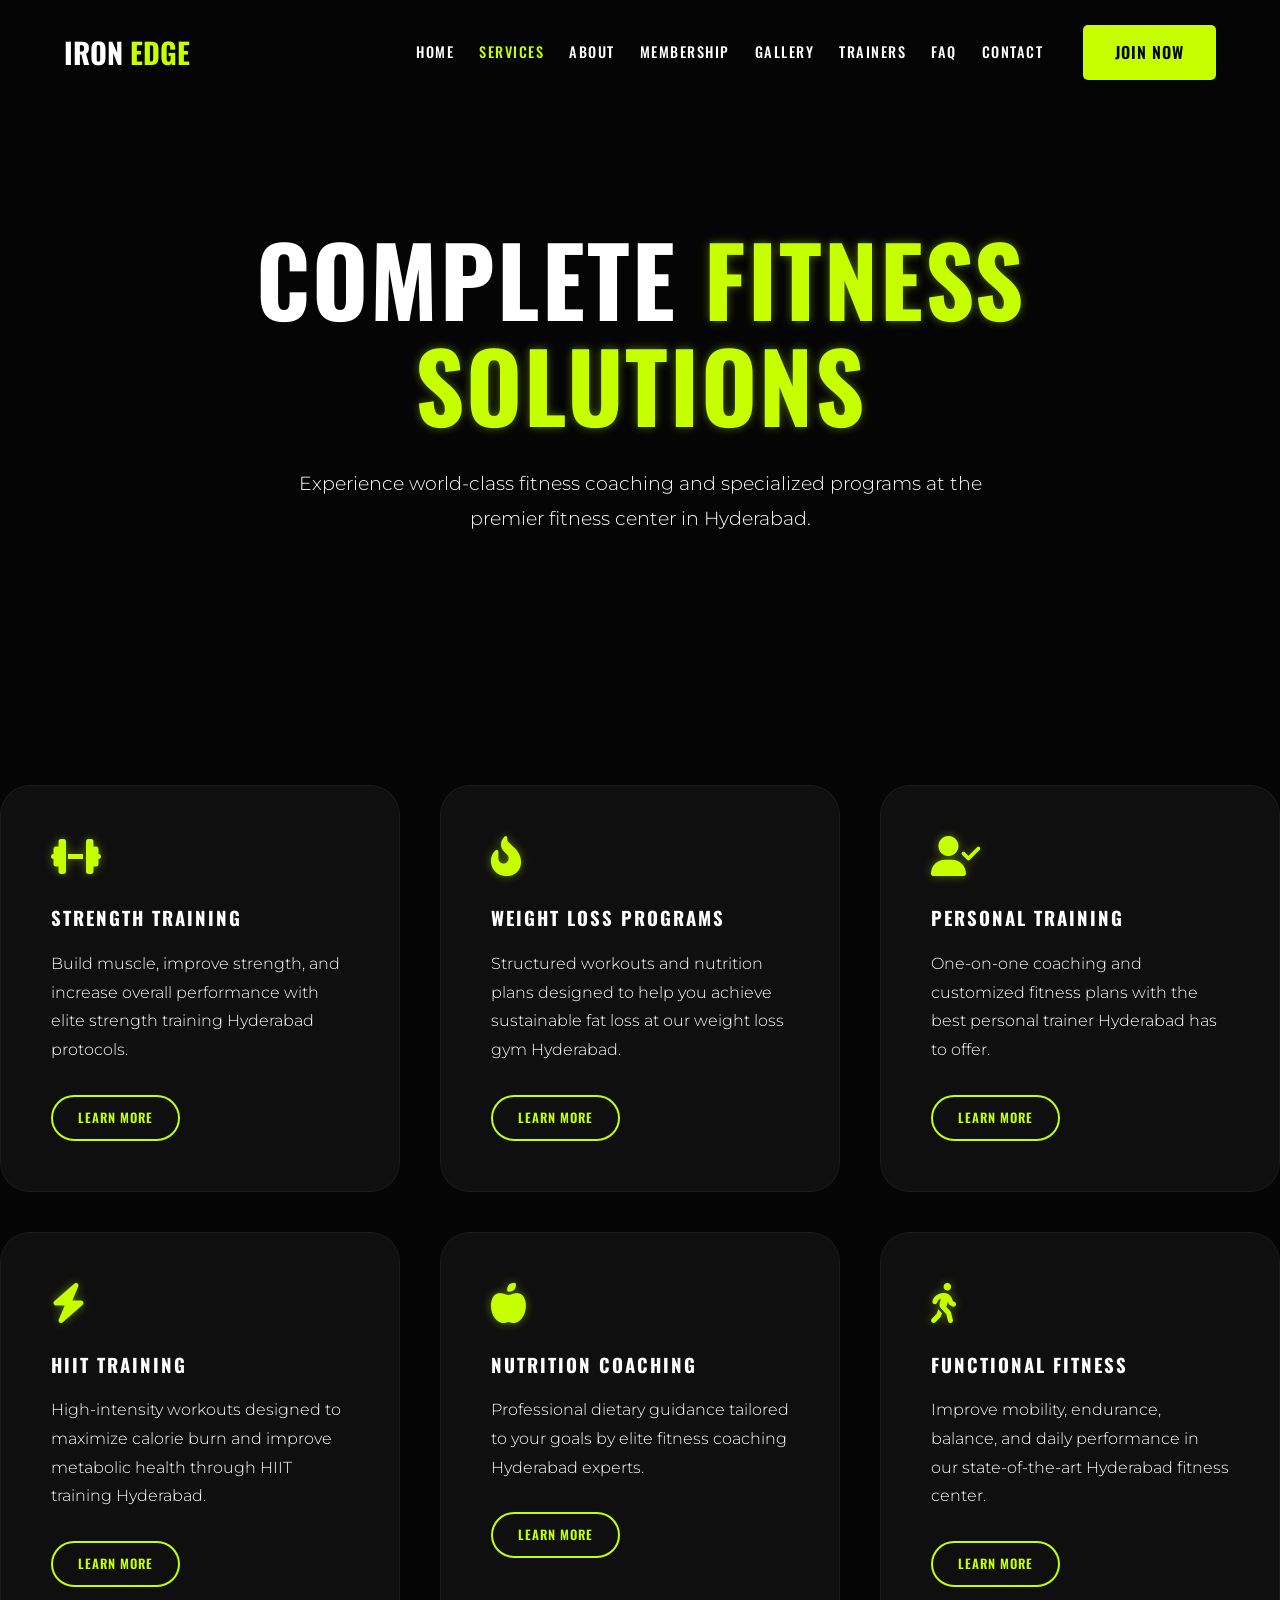
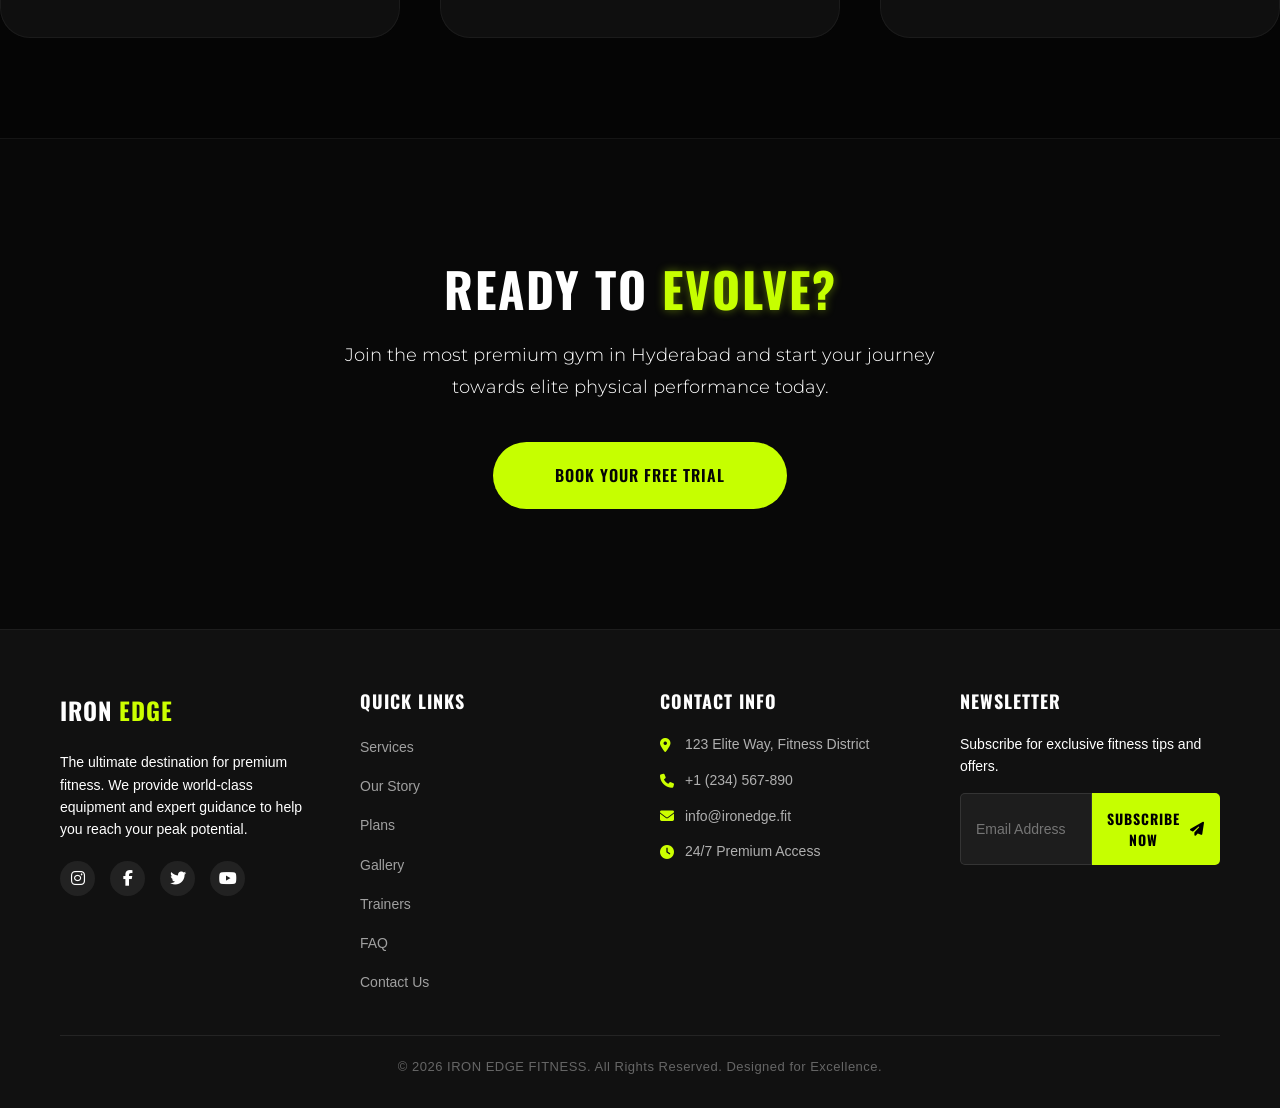
<file: services.html>
<!DOCTYPE html>
<html lang="en">
<head>
    <meta charset="UTF-8">
    <meta name="viewport" content="width=device-width, initial-scale=1.0">
    <meta name="description" content="IRON EDGE FITNESS - Premium luxury fitness brand. Transform your body, elevate your life.">
    <title>Our Services | IRON EDGE FITNESS Hyderabad</title>
    
    <!-- CSS Files -->
    <link rel="stylesheet" href="css/style.css">
    <link rel="stylesheet" href="css/components.css">
    <link rel="stylesheet" href="css/animations.css">
    
    <!-- Font Awesome -->
    <link rel="stylesheet" href="https://cdnjs.cloudflare.com/ajax/libs/font-awesome/6.4.0/css/all.min.css">
</head>
<body>
<nav class="navbar">
    <div class="container navbar-wrapper">
        <a href="index.html" class="logo">IRON <span>EDGE</span></a>
        
        <div class="nav-container">
            <div class="nav-links">
                <a href="index.html">Home</a>
                <a href="services.html">Services</a>
                <a href="about.html">About</a>
                <a href="membership.html">Membership</a>
                <a href="gallery.html">Gallery</a>
                <a href="trainers.html">Trainers</a>
                <a href="faq.html">FAQ</a>
                <a href="contact.html">Contact</a>
            </div>
            <a href="membership.html" class="btn btn-primary nav-cta">Join Now</a>
        </div>

        <div class="menu-toggle" id="mobile-menu">
            <span class="bar"></span>
            <span class="bar"></span>
            <span class="bar"></span>
        </div>
    </div>
</nav>

<section style="padding-top: 25vh; text-align: center; position: relative; min-height: 60vh; display: flex; align-items: center; justify-content: center; background: url('https://images.unsplash.com/photo-1540497077202-7c8a3999166f?q=80&w=2070&auto=format&fit=crop') no-repeat center center/cover;">
    <div class="slide-overlay"></div>
    <div class="container reveal" style="position: relative; z-index: 2;">
        <h1 style="font-size: clamp(3rem, 10vw, 6rem); line-height: 1.1; margin-bottom: 20px;">COMPLETE <span class="text-neon">FITNESS SOLUTIONS</span></h1>
        <p style="max-width: 700px; margin: 30px auto; font-size: 1.2rem; font-weight: 300;">Experience world-class fitness coaching and specialized programs at the premier fitness center in Hyderabad.</p>
    </div>
</section>

<!-- Services Grid -->
<section style="padding: 100px 0;">
    <div class="container">
        <div style="display: grid; grid-template-columns: repeat(auto-fit, minmax(350px, 1fr)); gap: 40px;">
            <div class="card reveal delay-1 glass" style="padding: 50px; border-radius: 30px;">
                <i class="fas fa-dumbbell text-neon" style="font-size: 2.5rem; margin-bottom: 30px;"></i>
                <h3 style="margin-bottom: 20px;">STRENGTH TRAINING</h3>
                <p style="margin-bottom: 30px;">Build muscle, improve strength, and increase overall performance with elite strength training Hyderabad protocols.</p>
                <a href="membership.html" class="btn btn-outline" style="font-size: 0.8rem; border-radius: 30px; padding: 10px 25px;">LEARN MORE</a>
            </div>
            <div class="card reveal delay-2 glass" style="padding: 50px; border-radius: 30px;">
                <i class="fas fa-fire-alt text-neon" style="font-size: 2.5rem; margin-bottom: 30px;"></i>
                <h3 style="margin-bottom: 20px;">WEIGHT LOSS PROGRAMS</h3>
                <p style="margin-bottom: 30px;">Structured workouts and nutrition plans designed to help you achieve sustainable fat loss at our weight loss gym Hyderabad.</p>
                <a href="membership.html" class="btn btn-outline" style="font-size: 0.8rem; border-radius: 30px; padding: 10px 25px;">LEARN MORE</a>
            </div>
            <div class="card reveal delay-3 glass" style="padding: 50px; border-radius: 30px;">
                <i class="fas fa-user-check text-neon" style="font-size: 2.5rem; margin-bottom: 30px;"></i>
                <h3 style="margin-bottom: 20px;">PERSONAL TRAINING</h3>
                <p style="margin-bottom: 30px;">One-on-one coaching and customized fitness plans with the best personal trainer Hyderabad has to offer.</p>
                <a href="membership.html" class="btn btn-outline" style="font-size: 0.8rem; border-radius: 30px; padding: 10px 25px;">LEARN MORE</a>
            </div>
            <div class="card reveal delay-1 glass" style="padding: 50px; border-radius: 30px;">
                <i class="fas fa-bolt text-neon" style="font-size: 2.5rem; margin-bottom: 30px;"></i>
                <h3 style="margin-bottom: 20px;">HIIT TRAINING</h3>
                <p style="margin-bottom: 30px;">High-intensity workouts designed to maximize calorie burn and improve metabolic health through HIIT training Hyderabad.</p>
                <a href="membership.html" class="btn btn-outline" style="font-size: 0.8rem; border-radius: 30px; padding: 10px 25px;">LEARN MORE</a>
            </div>
            <div class="card reveal delay-2 glass" style="padding: 50px; border-radius: 30px;">
                <i class="fas fa-apple-alt text-neon" style="font-size: 2.5rem; margin-bottom: 30px;"></i>
                <h3 style="margin-bottom: 20px;">NUTRITION COACHING</h3>
                <p style="margin-bottom: 30px;">Professional dietary guidance tailored to your goals by elite fitness coaching Hyderabad experts.</p>
                <a href="membership.html" class="btn btn-outline" style="font-size: 0.8rem; border-radius: 30px; padding: 10px 25px;">LEARN MORE</a>
            </div>
            <div class="card reveal delay-3 glass" style="padding: 50px; border-radius: 30px;">
                <i class="fas fa-walking text-neon" style="font-size: 2.5rem; margin-bottom: 30px;"></i>
                <h3 style="margin-bottom: 20px;">FUNCTIONAL FITNESS</h3>
                <p style="margin-bottom: 30px;">Improve mobility, endurance, balance, and daily performance in our state-of-the-art Hyderabad fitness center.</p>
                <a href="membership.html" class="btn btn-outline" style="font-size: 0.8rem; border-radius: 30px; padding: 10px 25px;">LEARN MORE</a>
            </div>
        </div>
    </div>
</section>

<!-- SEO Banner -->
<section style="background: #080808; border-top: 1px solid var(--glass-border); text-align: center; padding: 120px 0;">
    <div class="container reveal">
        <h2 style="font-size: 3rem; margin-bottom: 20px; text-transform: uppercase;">READY TO <span class="text-neon">EVOLVE?</span></h2>
        <p style="margin-bottom: 40px; max-width: 600px; margin-left: auto; margin-right: auto; font-size: 1.1rem;">Join the most premium gym in Hyderabad and start your journey towards elite physical performance today.</p>
        <a href="contact.html" class="btn btn-primary pulse-glow" style="padding: 18px 60px; border-radius: 50px;">BOOK YOUR FREE TRIAL</a>
    </div>
</section>

<footer style="background: #111; color: #a0a0a0; padding: 60px 0 30px; font-family: sans-serif;">
    <div class="container" style="max-width: 1200px; margin: 0 auto; padding: 0 20px;">
        <div class="footer-content" style="display: flex; justify-content: space-between; flex-wrap: wrap; gap: 40px;">
            <div class="footer-section" style="flex: 1; min-width: 250px; display: flex; flex-direction: column; gap: 20px;">
                <a href="index.html" class="logo" style="color: #fff; font-size: 24px; font-weight: bold; text-decoration: none; text-transform: uppercase; letter-spacing: 1px;">
                    IRON <span style="color: #ccff00;">EDGE</span>
                </a>
                <p style="margin: 0; line-height: 1.6; font-size: 14px; color: #b0b0b0;">
                    The ultimate destination for premium fitness. We provide world-class equipment and expert guidance to help you reach your peak potential.
                </p>
                <div class="social-links" style="display: flex; gap: 15px;">
                    <a href="#" style="color: #fff; background: #222; width: 35px; height: 35px; display: flex; align-items: center; justify-content: center; border-radius: 50%; text-decoration: none; transition: background 0.3s, color 0.3s;" onmouseover="this.style.background='#ccff00'; this.style.color='#000000';" onmouseout="this.style.background='#222'; this.style.color='#ffffff';"><i class="fab fa-instagram"></i></a>
                    <a href="#" style="color: #fff; background: #222; width: 35px; height: 35px; display: flex; align-items: center; justify-content: center; border-radius: 50%; text-decoration: none; transition: background 0.3s, color 0.3s;" onmouseover="this.style.background='#ccff00'; this.style.color='#000000';" onmouseout="this.style.background='#222'; this.style.color='#ffffff';"><i class="fab fa-facebook-f"></i></a>
                    <a href="#" style="color: #fff; background: #222; width: 35px; height: 35px; display: flex; align-items: center; justify-content: center; border-radius: 50%; text-decoration: none; transition: background 0.3s, color 0.3s;" onmouseover="this.style.background='#ccff00'; this.style.color='#000000';" onmouseout="this.style.background='#222'; this.style.color='#ffffff';"><i class="fab fa-twitter"></i></a>
                    <a href="#" style="color: #fff; background: #222; width: 35px; height: 35px; display: flex; align-items: center; justify-content: center; border-radius: 50%; text-decoration: none; transition: background 0.3s, color 0.3s;" onmouseover="this.style.background='#ccff00'; this.style.color='#000000';" onmouseout="this.style.background='#222'; this.style.color='#ffffff';"><i class="fab fa-youtube"></i></a>
                </div>
            </div>
            <div class="footer-section" style="flex: 1; min-width: 200px;">
                <h3 style="color: #fff; font-size: 18px; margin-top: 0; margin-bottom: 20px; text-transform: uppercase; letter-spacing: 1px;">Quick Links</h3>
                <ul style="list-style: none; padding: 0; margin: 0; display: flex; flex-direction: column; gap: 12px;">
                    <li><a href="services.html" style="color: #a0a0a0; text-decoration: none; font-size: 14px; transition: 0.3s;" onmouseover="this.style.color='#ccff00'" onmouseout="this.style.color='#a0a0a0'">Services</a></li>
                    <li><a href="about.html" style="color: #a0a0a0; text-decoration: none; font-size: 14px; transition: 0.3s;" onmouseover="this.style.color='#ccff00'" onmouseout="this.style.color='#a0a0a0'">Our Story</a></li>
                    <li><a href="membership.html" style="color: #a0a0a0; text-decoration: none; font-size: 14px; transition: 0.3s;" onmouseover="this.style.color='#ccff00'" onmouseout="this.style.color='#a0a0a0'">Plans</a></li>
                    <li><a href="gallery.html" style="color: #a0a0a0; text-decoration: none; font-size: 14px; transition: 0.3s;" onmouseover="this.style.color='#ccff00'" onmouseout="this.style.color='#a0a0a0'">Gallery</a></li>
                    <li><a href="trainers.html" style="color: #a0a0a0; text-decoration: none; font-size: 14px; transition: 0.3s;" onmouseover="this.style.color='#ccff00'" onmouseout="this.style.color='#a0a0a0'">Trainers</a></li>
                    <li><a href="faq.html" style="color: #a0a0a0; text-decoration: none; font-size: 14px; transition: 0.3s;" onmouseover="this.style.color='#ccff00'" onmouseout="this.style.color='#a0a0a0'">FAQ</a></li>
                    <li><a href="contact.html" style="color: #a0a0a0; text-decoration: none; font-size: 14px; transition: 0.3s;" onmouseover="this.style.color='#ccff00'" onmouseout="this.style.color='#a0a0a0'">Contact Us</a></li>
                </ul>
            </div>
            <div class="footer-section" style="flex: 1; min-width: 220px;">
                <h3 style="color: #fff; font-size: 18px; margin-top: 0; margin-bottom: 20px; text-transform: uppercase; letter-spacing: 1px;">Contact Info</h3>
                <ul style="list-style: none; padding: 0; margin: 0; display: flex; flex-direction: column; gap: 12px; font-size: 14px; color: #b0b0b0;">
                    <li style="display: flex; align-items: center; gap: 10px;"><i class="fas fa-map-marker-alt" style="color: #ccff00; width: 15px;"></i><span style="color: #b0b0b0;">123 Elite Way, Fitness District</span></li>
                    <li style="display: flex; align-items: center; gap: 10px;"><i class="fas fa-phone" style="color: #ccff00; width: 15px;"></i><a href="tel:+1234567890" style="color: #b0b0b0; text-decoration: none; transition: 0.3s;" onmouseover="this.style.color='#ccff00'" onmouseout="this.style.color='#b0b0b0'">+1 (234) 567-890</a></li>
                    <li style="display: flex; align-items: center; gap: 10px;"><i class="fas fa-envelope" style="color: #ccff00; width: 15px;"></i><a href="mailto:info@ironedge.fit" style="color: #b0b0b0; text-decoration: none; transition: 0.3s;" onmouseover="this.style.color='#ccff00'" onmouseout="this.style.color='#b0b0b0'">info@ironedge.fit</a></li>
                    <li style="display: flex; align-items: center; gap: 10px;"><i class="fas fa-clock" style="color: #ccff00; width: 15px;"></i><span style="color: #b0b0b0;">24/7 Premium Access</span></li>
                </ul>
            </div>
            <div class="footer-section" style="flex: 1; min-width: 250px;">
                <h3 style="color: #fff; font-size: 18px; margin-top: 0; margin-bottom: 20px; text-transform: uppercase; letter-spacing: 1px;">Newsletter</h3>
                <p style="margin: 0 0 15px 0; font-size: 14px; line-height: 1.6; color: #b0b0b0;">Subscribe for exclusive fitness tips and offers.</p>
                <form action="process-form.php" method="POST" class="newsletter-form" style="display: flex; gap: 10px; flex-direction: column;">
                    <input type="hidden" name="form_type" value="newsletter">
                    <input type="email" name="email" required placeholder="Email Address" style="background: rgba(255, 255, 255, 0.05); border: 1px solid rgba(255, 255, 255, 0.1); padding: 15px; color: white; border-radius: 5px; font-size: 14px; outline: none; width: 100%;">
                    <button type="submit" class="btn btn-primary" style="background: var(--primary-color); color: #000; border: none; padding: 15px; cursor: pointer; font-size: 14px; font-weight: bold; border-radius: 5px; display: flex; align-items: center; justify-content: center; gap: 10px; transition: 0.3s; width: 100%;"><span>SUBSCRIBE NOW</span><i class="fas fa-paper-plane"></i></button>
                </form>
            </div>
        </div>
        <hr style="border: 0; border-top: 1px solid rgba(255, 255, 255, 0.08); margin: 40px 0 20px;">
        <div class="footer-bottom" style="text-align: center; font-size: 13px; color: #666; letter-spacing: 0.5px;">&copy; 2026 IRON EDGE FITNESS. All Rights Reserved. Designed for Excellence.</div>
    </div>
</footer>

<script src="js/main.js"></script>
</body>
</html>
</file>
<file: css/style.css>
@import url("https://fonts.googleapis.com/css2?family=Montserrat:wght@300;400;600;700&family=Oswald:wght@300;400;600;700&display=swap");

:root {
  --bg-color: #050505;
  --second-bg: #0f0f0f;
  --primary-color: #c6ff00;
  --primary-glow: rgba(198, 255, 0, 0.4);
  --text-color: #ffffff;
  --text-muted: #888888;
  --glass-bg: rgba(255, 255, 255, 0.02);
  --glass-border: rgba(255, 255, 255, 0.05);
  --neon-shadow: 0 0 15px var(--primary-glow);
  --transition: all 0.5s cubic-bezier(0.23, 1, 0.32, 1);
}

* {
  margin: 0;
  padding: 0;
  box-sizing: border-box;
  scroll-behavior: smooth;
}

html,
body {
  width: 100%;
  max-width: 100vw;
  overflow-x: hidden;
  position: relative;
}

body {
  background-color: var(--bg-color);
  color: var(--text-color);
  font-family: "Montserrat", sans-serif;
  line-height: 1.7;
}

p {
  color: #ffffff !important;
  font-weight: 300;
  line-height: 1.8;
}

h1 {
  font-family: "Oswald", sans-serif;
  text-transform: uppercase;
  font-weight: 700;
  letter-spacing: 2px;
  line-height: 1.1;
  font-size: clamp(2.5rem, 8vw, 5.5rem);
}

h2,
h3,
h4,
h5,
h6 {
  font-family: "Oswald", sans-serif;
  text-transform: uppercase;
  font-weight: 700;
  letter-spacing: 2px;
  line-height: 1.25;
}

h2 {
  font-size: clamp(2rem, 5vw, 3.5rem);
}

a {
  text-decoration: none;
  color: inherit;
  transition: var(--transition);
}

ul {
  list-style: none;
}

img {
  max-width: 100%;
  display: block;
}

section {
  padding: 120px 8%;
  width: 100%;
  max-width: 100%;
  overflow-x: hidden;
}

.container {
  max-width: 1300px;
  margin: 0 auto;
  width: 100%;
}

/* Custom Scrollbar */
::-webkit-scrollbar {
  width: 4px;
}

::-webkit-scrollbar-track {
  background: var(--bg-color);
}

::-webkit-scrollbar-thumb {
  background: var(--primary-color);
  border-radius: 10px;
}

::selection {
  background: var(--primary-color);
  color: var(--bg-color);
}

/* Typography Utilities */
.text-neon {
  color: var(--primary-color);
  text-shadow: 0 0 10px var(--primary-glow);
}
.text-center {
  text-align: center;
}
.section-title {
  font-size: clamp(2.5rem, 5vw, 4rem);
  margin-bottom: 60px;
  position: relative;
  display: inline-block;
  line-height: 1.1;
}

.section-title::after {
  content: "";
  position: absolute;
  bottom: -15px;
  left: 0;
  width: 80px;
  height: 4px;
  background: var(--primary-color);
  box-shadow: var(--neon-shadow);
}

/* Glassmorphism Classes */
.glass {
  background: var(--glass-bg);
  backdrop-filter: blur(20px);
  -webkit-backdrop-filter: blur(20px);
  border: 1px solid var(--glass-border);
  border-radius: 20px;
}

/* Responsive Styles */
@media (max-width: 1200px) {
  section {
    padding: 100px 5% !important;
  }
}

@media (max-width: 1199px) {
  .navbar {
    padding: 15px 5% !important;
    background: rgba(
      5,
      5,
      5,
      0.95
    ); /* Solid background on mobile to prevent merging */
    border-bottom: 1px solid var(--glass-border);
  }

  .navbar .container {
    padding: 0 !important;
  }
}

@media (max-width: 768px) {
  section {
    padding: 60px 4% !important; /* Slightly more room on sides for mobile content */
  }

  .container {
    padding: 0 15px !important;
  }

  .footer-content {
    flex-direction: column !important;
    gap: 30px !important;
    text-align: center;
  }

  .footer-section {
    min-width: 100% !important;
  }

  .social-links {
    justify-content: center !important;
  }

  .section-title {
    font-size: 1.8rem;
    margin-bottom: 30px;
  }

  [style*="display: grid"] {
    grid-template-columns: 1fr !important;
    gap: 25px !important;
  }

  [style*="display: flex"]:not(.navbar .container):not(.slider-dots):not(
      .social-links
    ):not(.nav-links) {
    flex-direction: column !important;
    gap: 20px !important;
  }

  .hero-slider {
    height: 85vh !important;
    min-height: 500px !important;
  }

  .slide-content-wrap {
    padding-top: 90px !important;
  }

  .nav-links {
    gap: 20px !important;
  }
}

@media (max-width: 480px) {
  .section-title {
    font-size: 1.8rem;
  }

  h1 {
    font-size: 2.2rem !important;
  }

  .slide-title {
    font-size: clamp(1.8rem, 9vw, 2.5rem) !important;
  }

  .slide-desc {
    font-size: 0.9rem !important;
  }

  /* Global fix for interior page hero sections */
  section[style*="padding-top: 20vh"],
  section[style*="padding-top: 25vh"] {
    padding-top: 120px !important;
    background-position: top center !important;
    min-height: 50vh !important;
  }
}

/* Global Overflow Kill-Switch */
* {
  overflow-wrap: break-word;
  word-wrap: break-word;
}

/*[style*="display: flex"], [style*="display: grid"] {
  max-width: 100vw !important;
  width: 100% !important;
  box-sizing: border-box !important;
}*/

@media (min-width: 769px) {
  .newsletter-form {
    flex-direction: row !important;
    gap: 0 !important;
  }

  .newsletter-form input {
    border-radius: 5px 0 0 5px !important;
  }

  .newsletter-form button {
    border-radius: 0 5px 5px 0 !important;
    width: auto !important;
  }
}
</file>
<file: css/components.css>
/* Buttons */
.btn {
  display: inline-block;
  padding: 12px 30px;
  border-radius: 5px;
  font-family: "Oswald", sans-serif;
  font-weight: 600;
  text-transform: uppercase;
  letter-spacing: 1px;
  cursor: pointer;
  transition: var(--transition);
  border: 2px solid transparent;
}

.btn-primary {
  background: var(--primary-color);
  color: var(--bg-color);
}

.btn-primary:hover {
  background: transparent;
  border-color: var(--primary-color);
  color: var(--primary-color);
  box-shadow: var(--neon-shadow);
  transform: translateY(-3px);
}

.btn-outline {
  background: transparent;
  border-color: var(--primary-color);
  color: var(--primary-color);
}

.btn-outline:hover {
  background: var(--primary-color);
  color: var(--bg-color);
  box-shadow: var(--neon-shadow);
  transform: translateY(-3px);
}

/* Navbar */
.navbar {
  position: fixed;
  top: 0;
  left: 0;
  width: 100%;
  z-index: 2000;
  padding: 25px 5%;
  transition: var(--transition);
}

.navbar.scrolled {
  padding: 15px 5%;
  background: rgba(5, 5, 5, 0.98);
  backdrop-filter: blur(20px);
  border-bottom: 1px solid var(--glass-border);
}

.navbar-wrapper {
  display: flex;
  justify-content: space-between;
  align-items: center;
  width: 100%;
  max-width: 1300px;
  margin: 0 auto;
}

.logo {
  font-family: "Oswald", sans-serif;
  font-size: 1.8rem;
  font-weight: 700;
  color: var(--text-color);
  z-index: 2005;
}

.logo span {
  color: var(--primary-color);
}

.nav-container {
  display: flex;
  align-items: center;
  gap: 40px;
}

.nav-links {
  display: flex;
  gap: 25px;
}

.nav-links a {
  font-family: "Oswald", sans-serif;
  font-weight: 500;
  font-size: 0.9rem;
  letter-spacing: 1.5px;
  text-transform: uppercase;
  transition: var(--transition);
}

.nav-links a:hover,
.nav-links a.active {
  color: var(--primary-color);
}

/* Mobile Menu Toggle */
.menu-toggle {
  display: none;
  flex-direction: column;
  justify-content: space-between;
  width: 30px;
  height: 20px;
  cursor: pointer;
  z-index: 2005;
}

.menu-toggle .bar {
  height: 3px;
  width: 100%;
  background-color: var(--text-color);
  border-radius: 10px;
  transition: var(--transition);
}

/* Breakpoint for Tablet and Mobile (Below 1200px) */
@media (max-width: 1199px) {
  .navbar {
    background: rgba(5, 5, 5, 0.98) !important;
    backdrop-filter: blur(25px) !important;
    -webkit-backdrop-filter: blur(25px) !important;
    border-bottom: 1px solid var(--glass-border) !important;
    padding: 15px 5% !important;
  }

  .nav-container {
    position: fixed;
    top: 0;
    right: -100%;
    width: 300px;
    height: 100vh;
    background: #080808;
    flex-direction: column !important;
    justify-content: center;
    align-items: center;
    text-align: center;
    transition: 0.6s cubic-bezier(0.77, 0.2, 0.05, 1);
    z-index: 2000;
    padding: 50px;
    gap: 40px !important;
    border-left: 1px solid var(--glass-border);
  }

  .nav-container.active {
    right: 0;
    box-shadow: -10px 0 30px rgba(0, 0, 0, 0.8);
  }

  .nav-links {
    flex-direction: column !important;
    gap: 30px !important;
  }

  .nav-links a {
    font-size: 1.2rem;
    letter-spacing: 2px;
  }

  .nav-cta {
    width: 200px;
    text-align: center;
  }

  .menu-toggle {
    display: flex;
  }

  .menu-toggle.active .bar:nth-child(2) {
    opacity: 0;
  }

  .menu-toggle.active .bar:nth-child(1) {
    transform: translateY(8px) rotate(45deg);
    background-color: var(--primary-color);
  }

  .menu-toggle.active .bar:nth-child(3) {
    transform: translateY(-9px) rotate(-45deg);
    background-color: var(--primary-color);
  }
}

/* =============================================
   HERO SLIDER — SPLIT LAYOUT (LEFT CONTENT / RIGHT ATHLETE)
   ============================================= */
.hero-slider {
  position: relative;
  width: 100%;
  height: 100vh;
  min-height: 580px;
  overflow: hidden;
}

/* Each slide is stacked and fades */
.slide {
  position: absolute;
  inset: 0;
  opacity: 0;
  z-index: 1;
  transition: opacity 1s ease-in-out;
  display: flex;
  align-items: stretch;
}

.slide.active {
  opacity: 1;
  z-index: 2;
}

/* Full-bleed background image */
.slide-bg {
  position: absolute;
  inset: 0;
  background-size: cover;
  background-position: center right;
  z-index: 0;
}

/* Very subtle tint for text readability — images already have dark left side */
.slide-bg::after {
  content: "";
  position: absolute;
  inset: 0;
  background: linear-gradient(
    to right,
    rgba(0, 0, 0, 0.55) 0%,
    rgba(0, 0, 0, 0.25) 45%,
    rgba(0, 0, 0, 0.0) 100%
  );
}

/* Wrapper — single column, text on left */
.slide-content-wrap {
  position: relative;
  z-index: 2;
  width: 100%;
  max-width: 1300px;
  margin: 0 auto;
  padding: 0 5%;
  display: flex;
  align-items: center;
  height: 100%;
  padding-top: 80px;
}

/* ---- LEFT: text content — occupies ~48% of width ---- */
.slide-left {
  flex: 0 0 48%;
  max-width: 48%;
  display: flex;
  flex-direction: column;
  align-items: flex-start;
  gap: 22px;
}

.slide-title {
  font-family: "Oswald", sans-serif;
  font-weight: 700;
  font-size: clamp(2.4rem, 4.2vw, 4.6rem);
  line-height: 1.22;
  letter-spacing: 1px;
  text-transform: uppercase;
  color: #ffffff;
  margin: 0;
}

.slide-title-neon {
  color: var(--primary-color);
  font-style: italic;
  text-shadow: 0 0 18px rgba(198, 255, 0, 0.35);
}

/* Short horizontal accent divider below the title */
.slide-divider {
  width: 80px;
  height: 3px;
  background: var(--primary-color);
  box-shadow: 0 0 10px var(--primary-glow);
  flex-shrink: 0;
}

.slide-desc {
  font-family: "Montserrat", sans-serif;
  font-weight: 300;
  font-size: clamp(0.9rem, 1.3vw, 1.05rem);
  color: rgba(255, 255, 255, 0.75) !important;
  line-height: 1.7;
  margin: 0;
}

/* CTA buttons row */
.slide-btns {
  display: flex;
  gap: 14px;
  flex-wrap: wrap;
}

.slide-btn-primary {
  display: inline-block;
  padding: 13px 34px;
  background: var(--primary-color);
  color: #000;
  font-family: "Oswald", sans-serif;
  font-weight: 700;
  font-size: 0.9rem;
  letter-spacing: 2px;
  text-transform: uppercase;
  border: 2px solid var(--primary-color);
  cursor: pointer;
  transition: var(--transition);
  text-decoration: none;
}

.slide-btn-primary:hover {
  background: transparent;
  color: var(--primary-color);
  box-shadow: var(--neon-shadow);
}

.slide-btn-outline {
  display: inline-block;
  padding: 13px 34px;
  background: transparent;
  color: var(--primary-color);
  font-family: "Oswald", sans-serif;
  font-weight: 700;
  font-size: 0.9rem;
  letter-spacing: 2px;
  text-transform: uppercase;
  border: 2px solid var(--primary-color);
  cursor: pointer;
  transition: var(--transition);
  text-decoration: none;
}

.slide-btn-outline:hover {
  background: var(--primary-color);
  color: #000;
  box-shadow: var(--neon-shadow);
}

/* =============================================
   SLIDER CONTROLS
   ============================================= */
.slider-dots {
  position: absolute;
  bottom: 70px;
  left: 50%;
  transform: translateX(-50%);
  display: flex;
  gap: 14px;
  z-index: 10;
}

.dot {
  width: 11px;
  height: 11px;
  border: 2px solid var(--primary-color);
  border-radius: 50%;
  cursor: pointer;
  transition: var(--transition);
}

.dot.active {
  background: var(--primary-color);
  box-shadow: var(--neon-shadow);
  transform: scale(1.2);
}

.slider-nav {
  position: absolute;
  top: 50%;
  width: 100%;
  display: flex;
  justify-content: space-between;
  padding: 0 28px;
  transform: translateY(-50%);
  z-index: 10;
  pointer-events: none;
}

.nav-btn {
  width: 48px;
  height: 48px;
  background: rgba(255, 255, 255, 0.04);
  backdrop-filter: blur(6px);
  display: flex;
  align-items: center;
  justify-content: center;
  border-radius: 50%;
  cursor: pointer;
  pointer-events: auto;
  transition: var(--transition);
  border: 1px solid rgba(198, 255, 0, 0.25);
  color: var(--text-color);
}

.nav-btn:hover {
  background: var(--primary-color);
  color: #000;
  box-shadow: var(--neon-shadow);
  transform: scale(1.1);
}

/* =============================================
   SLIDER RESPONSIVE
   ============================================= */
@media (max-width: 900px) {

  /* --- Background: show right side of image (athlete) --- */
  .slide-bg {
    background-position: right center;
  }

  /* --- Stronger overlay so text is legible --- */
  .slide-bg::after {
    background: linear-gradient(
      to right,
      rgba(0, 0, 0, 0.88) 0%,
      rgba(0, 0, 0, 0.70) 50%,
      rgba(0, 0, 0, 0.30) 100%
    );
  }

  /* --- Content: push down from navbar, leave room at bottom for controls --- */
  .slide-content-wrap {
    justify-content: flex-start;
    align-items: flex-start;
    padding-top: 130px;
    padding-bottom: 120px;
    height: 100%;
  }

  .slide-left {
    flex: 0 0 100%;
    max-width: 85%;
    align-items: flex-start;
  }

  .slide-title {
    font-size: clamp(1.9rem, 7.5vw, 3rem);
    line-height: 1.2;
  }

  /* --- Nav arrows: centered at the very bottom --- */
  .slider-nav {
    top: auto;
    bottom: 18px;
    transform: translateX(-50%);
    left: 50%;
    width: auto;
    display: flex;
    align-items: center;
    gap: 14px;
    padding: 0;
    justify-content: center;
  }

  .nav-btn {
    width: 36px;
    height: 36px;
    font-size: 0.75rem;
    border: 1px solid rgba(198, 255, 0, 0.4);
    background: rgba(0, 0, 0, 0.5);
  }

  /* --- Dots: sit above arrows with clear breathing room --- */
  .slider-dots {
    bottom: 68px;
  }
}

@media (max-width: 480px) {
  .slide-bg {
    background-position: 70% center;
  }

  .slide-bg::after {
    background: linear-gradient(
      to right,
      rgba(0, 0, 0, 0.92) 0%,
      rgba(0, 0, 0, 0.75) 55%,
      rgba(0, 0, 0, 0.20) 100%
    );
  }

  .slide-left {
    max-width: 100%;
  }

  .slide-title {
    font-size: clamp(1.7rem, 8vw, 2.4rem);
  }

  .slide-desc {
    font-size: 0.85rem !important;
  }

  .slide-btns {
    flex-direction: column;
    width: 100%;
  }

  .slide-btn-primary,
  .slide-btn-outline {
    text-align: center;
    width: 100%;
    padding: 12px 20px;
  }
}

/* =============================================
   INNER PAGE HERO — Dark overlay (used on all non-home pages)
   ============================================= */
.slide-overlay {
  position: absolute;
  inset: 0;
  background: linear-gradient(
    135deg,
    rgba(5, 5, 5, 0.94) 0%,
    rgba(5, 5, 5, 0.82) 60%,
    rgba(5, 5, 5, 0.65) 100%
  );
  z-index: 1;
}

/* Mobile: inner page hero section adjustments */
@media (max-width: 768px) {
  /* Re-anchor bg to top so subjects are visible on small screens */
  section[style*="padding-top: 25vh"],
  section[style*="padding-top: 20vh"] {
    background-position: top center !important;
    padding-top: 140px !important;
    padding-bottom: 60px !important;
    min-height: auto !important;
  }

  /* Tighten up inner page h1 on mobile */
  section[style*="padding-top: 25vh"] h1,
  section[style*="padding-top: 20vh"] h1 {
    font-size: clamp(1.9rem, 8vw, 3.5rem) !important;
    line-height: 1.2 !important;
  }

  section[style*="padding-top: 25vh"] p,
  section[style*="padding-top: 20vh"] p {
    font-size: 1rem !important;
    margin-top: 15px !important;
  }

  /* Slightly stronger overlay on mobile for readability */
  .slide-overlay {
    background: linear-gradient(
      135deg,
      rgba(5, 5, 5, 0.97) 0%,
      rgba(5, 5, 5, 0.90) 60%,
      rgba(5, 5, 5, 0.75) 100%
    );
  }
}

/* Cards */
.card {
  background: var(--second-bg);
  border: 1px solid var(--glass-border);
  border-radius: 15px;
  padding: 30px;
  transition: var(--transition);
  position: relative;
  overflow: hidden;
}

.card:hover {
  border-color: var(--primary-color);
  box-shadow: 0 10px 30px rgba(0, 0, 0, 0.5);
  transform: translateY(-10px);
}

/* Footer */
footer {
  background: #050505;
  padding: 80px 5% 30px;
  border-top: 1px solid var(--glass-border);
}
/* ... rest of footer remains same ... */
</file>
<file: css/animations.css>
/* Base Animation States */
.reveal {
    opacity: 0;
    transform: translateY(30px);
    transition: all 0.8s ease-out;
}

.reveal.active {
    opacity: 1;
    transform: translateY(0);
}

/* Floating Animation */
@keyframes float {
    0% { transform: translateY(0px); }
    50% { transform: translateY(-20px); }
    100% { transform: translateY(0px); }
}

.floating {
    animation: float 6s ease-in-out infinite;
}

/* Pulse Glow */
@keyframes pulseGlow {
    0% { box-shadow: 0 0 10px var(--primary-glow); }
    50% { box-shadow: 0 0 30px var(--primary-glow); }
    100% { box-shadow: 0 0 10px var(--primary-glow); }
}

.pulse-glow {
    animation: pulseGlow 3s infinite;
}

/* Slide in from side */
.reveal-left {
    opacity: 0;
    transform: translateX(-50px);
    transition: all 0.8s ease-out;
}

.reveal-left.active {
    opacity: 1;
    transform: translateX(0);
}

.reveal-right {
    opacity: 0;
    transform: translateX(50px);
    transition: all 0.8s ease-out;
}

.reveal-right.active {
    opacity: 1;
    transform: translateX(0);
}

/* Stagger Delay Classes */
.delay-1 { transition-delay: 0.1s; }
.delay-2 { transition-delay: 0.2s; }
.delay-3 { transition-delay: 0.3s; }
.delay-4 { transition-delay: 0.4s; }
.delay-5 { transition-delay: 0.5s; }

/* Responsive Animation Adjustments */
@media (max-width: 1200px) {
    .reveal-left {
        transform: translateX(-20px);
    }
    .reveal-right {
        transform: translateX(20px);
    }
}
</file>
